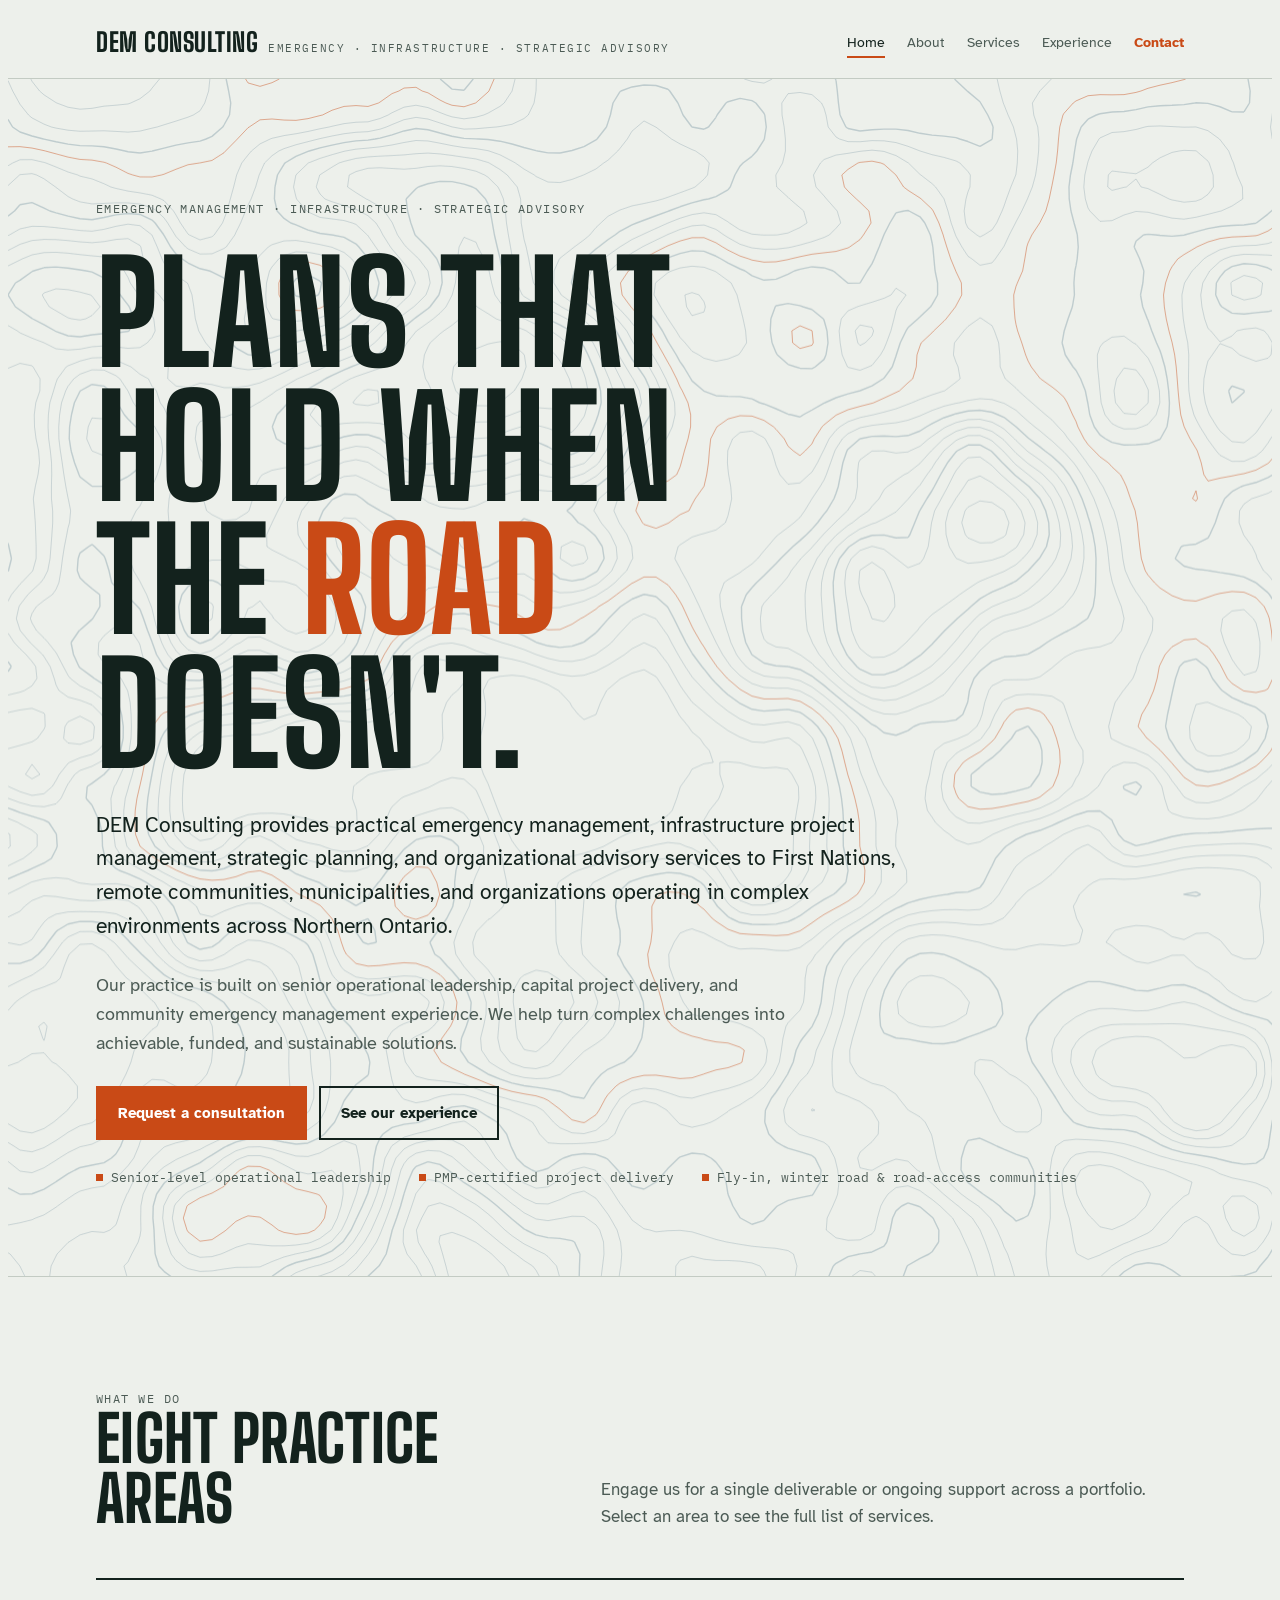
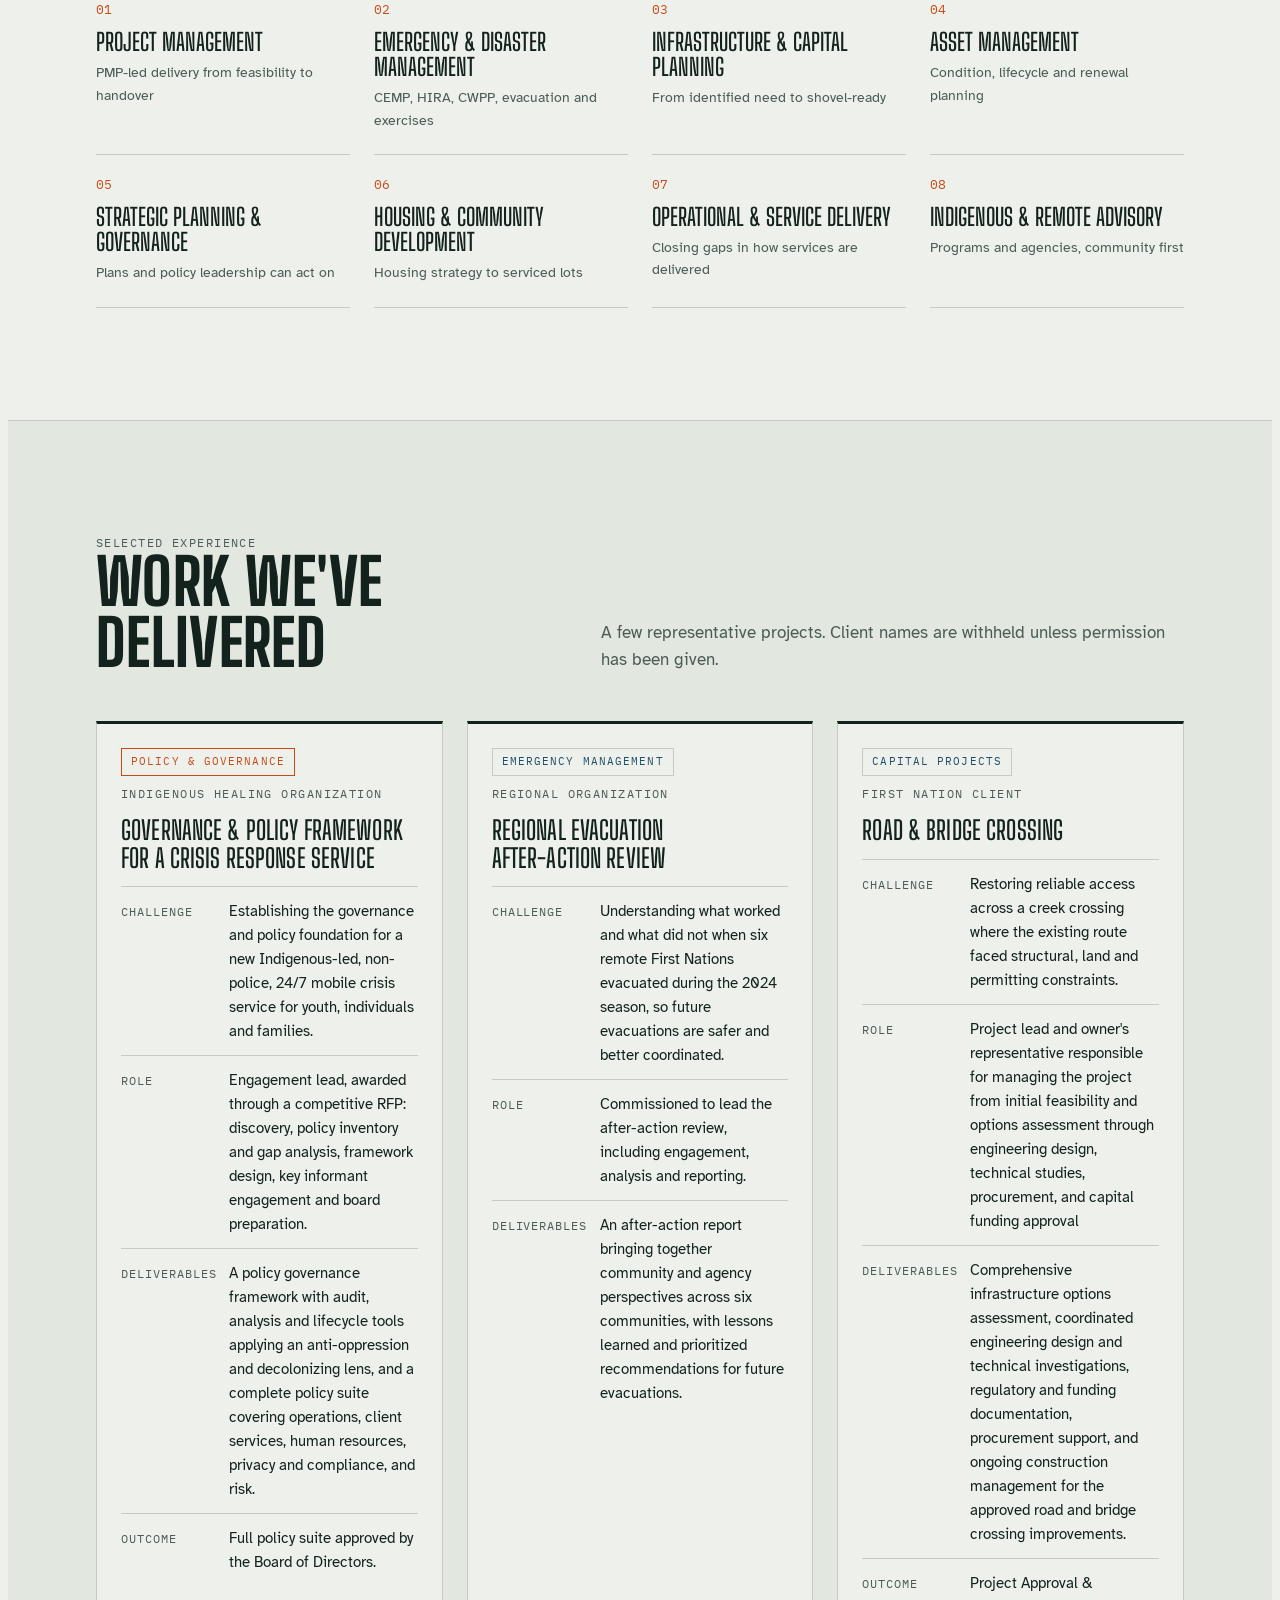
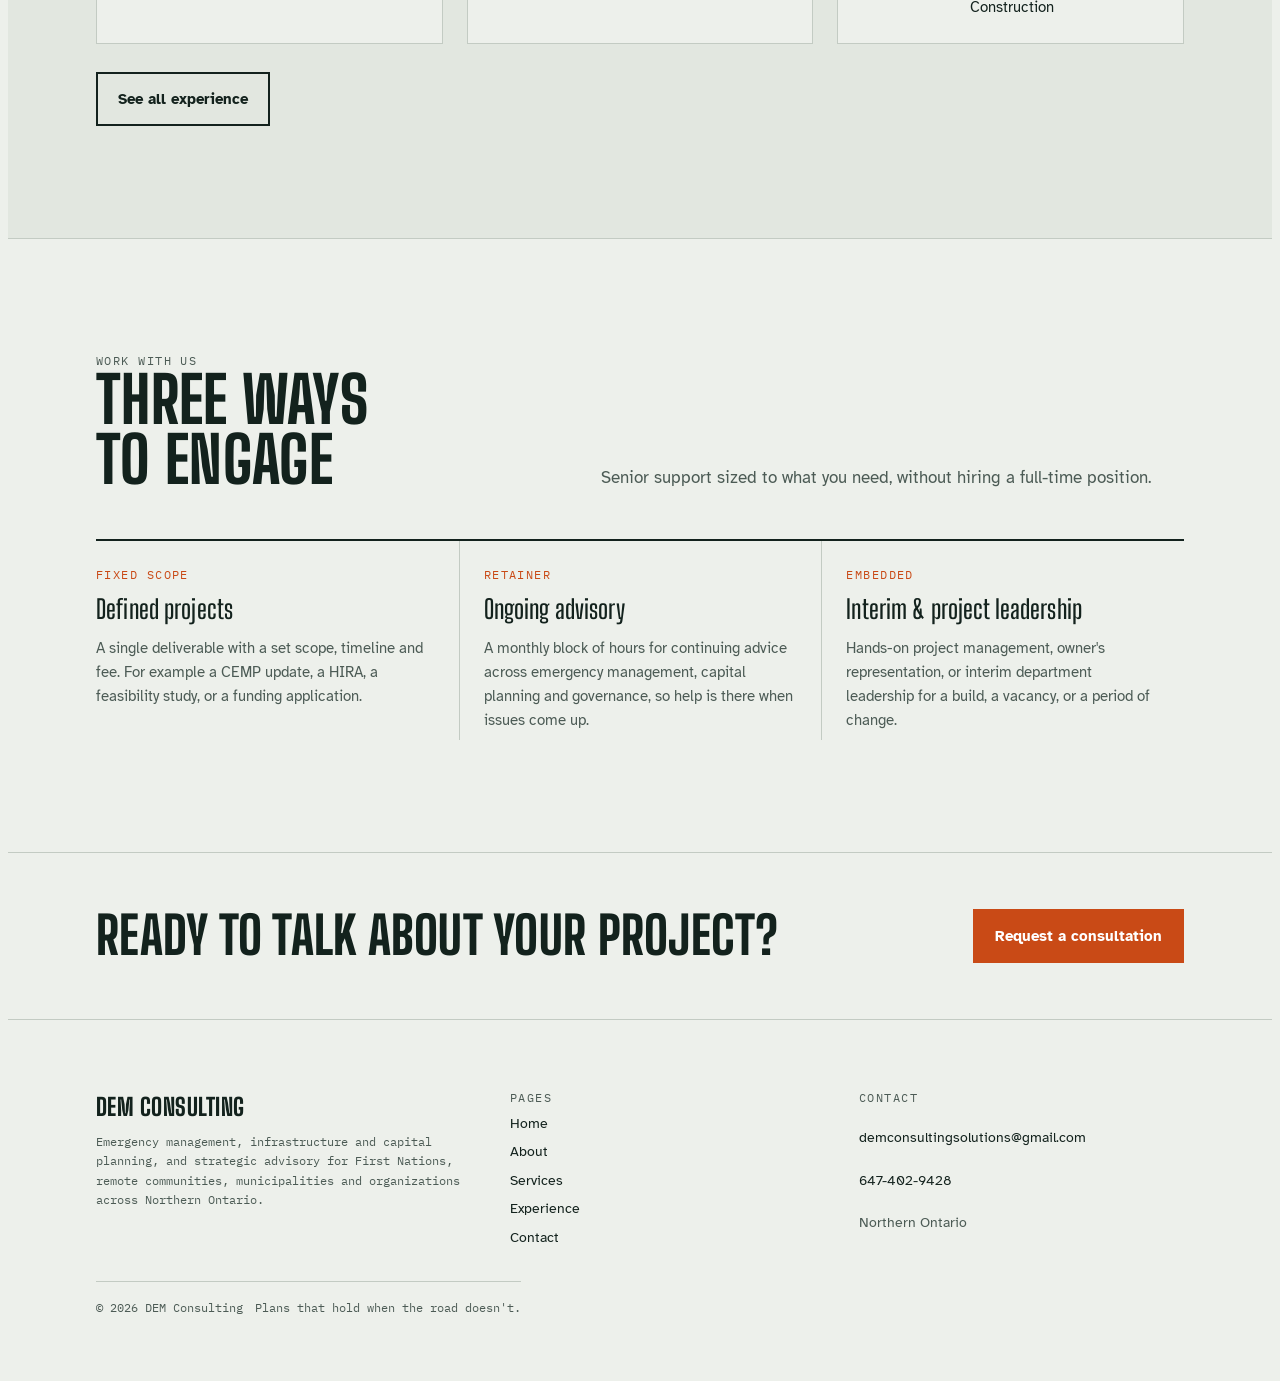
<file: index.html>
<!doctype html>
<html lang="en">
<head>
<meta charset="utf-8">
<meta name="viewport" content="width=device-width, initial-scale=1, viewport-fit=cover">
<title>DEM Consulting</title>
<meta name="description" content="DEM Consulting: emergency management, infrastructure and capital projects, strategic planning and advisory services for First Nations, remote communities and organizations in Northern Ontario.">
<link rel="preconnect" href="https://fonts.googleapis.com">
<link rel="preconnect" href="https://fonts.gstatic.com" crossorigin>
<link rel="stylesheet" href="https://fonts.googleapis.com/css2?family=Big+Shoulders+Display:wght@600;800&family=Atkinson+Hyperlegible:ital,wght@0,400;0,700;1,400&family=IBM+Plex+Mono:wght@400;500&display=swap">
<link rel="stylesheet" href="styles.css">
</head>
<body>
<header class="top">
  <div class="wrap">
    <a class="brand" href="index.html"><b>DEM CONSULTING</b><span>Emergency · Infrastructure · Strategic Advisory</span></a>
    <button class="menu-btn" id="menu-btn" type="button" aria-expanded="false" aria-controls="site-nav">Menu</button>
    <nav class="nav" id="site-nav" aria-label="Main">
      <a href="index.html" aria-current="page">Home</a>
      <a href="about.html">About</a>
      <a href="services.html">Services</a>
      <a href="experience.html">Experience</a>
      <a href="contact.html" class="cta">Contact</a>
    </nav>
  </div>
</header>

<main>
  <section class="hero" aria-labelledby="hero-title" style="padding:0">
    <canvas class="topo" aria-hidden="true"></canvas>
    <div class="wrap">
      <p class="eyebrow">Emergency management · Infrastructure · Strategic advisory</p>
      <h1 id="hero-title">Plans that hold when the <em>road</em> doesn't.</h1>
      <p class="lede">DEM Consulting provides practical emergency management, infrastructure project management, strategic planning, and organizational advisory services to First Nations, remote communities, municipalities, and organizations operating in complex environments across Northern Ontario.</p>
      <p class="lede sub-lede">Our practice is built on senior operational leadership, capital project delivery, and community emergency management experience. We help turn complex challenges into achievable, funded, and sustainable solutions.</p>
      <div class="actions">
        <a class="btn primary" href="contact.html">Request a consultation</a>
        <a class="btn" href="experience.html">See our experience</a>
      </div>
      <div class="hero-meta">
        <span>Senior-level operational leadership</span>
        <span>PMP-certified project delivery</span>
        <span>Fly-in, winter road &amp; road-access communities</span>
      </div>
    </div>
  </section>

  <section aria-labelledby="what-title">
    <div class="wrap">
      <div class="sec-head">
        <div><p class="eyebrow">What we do</p><h2 id="what-title">Eight practice areas</h2></div>
        <p>Engage us for a single deliverable or ongoing support across a portfolio. Select an area to see the full list of services.</p>
      </div>
      <div class="areas">
        <a class="area" href="services.html#project-management"><span class="code">01</span><b>Project Management</b><span>PMP-led delivery from feasibility to handover</span></a>
        <a class="area" href="services.html#emergency-management"><span class="code">02</span><b>Emergency &amp; Disaster Management</b><span>CEMP, HIRA, CWPP, evacuation and exercises</span></a>
        <a class="area" href="services.html#infrastructure"><span class="code">03</span><b>Infrastructure &amp; Capital Planning</b><span>From identified need to shovel-ready</span></a>
        <a class="area" href="services.html#asset-management"><span class="code">04</span><b>Asset Management</b><span>Condition, lifecycle and renewal planning</span></a>
        <a class="area" href="services.html#strategy-governance"><span class="code">05</span><b>Strategic Planning &amp; Governance</b><span>Plans and policy leadership can act on</span></a>
        <a class="area" href="services.html#housing"><span class="code">06</span><b>Housing &amp; Community Development</b><span>Housing strategy to serviced lots</span></a>
        <a class="area" href="services.html#operations"><span class="code">07</span><b>Operational &amp; Service Delivery</b><span>Closing gaps in how services are delivered</span></a>
        <a class="area" href="services.html#advisory"><span class="code">08</span><b>Indigenous &amp; Remote Advisory</b><span>Programs and agencies, community first</span></a>
      </div>
    </div>
  </section>

  <section class="cycle-band" aria-labelledby="featured-title">
    <div class="wrap">
      <div class="sec-head">
        <div><p class="eyebrow">Selected experience</p><h2 id="featured-title">Work we've delivered</h2></div>
        <p>A few representative projects. Client names are withheld unless permission has been given.</p>
      </div>
      <div class="cases three">
        <article class="case" data-area="policy">
          <div class="case-top"><span class="chip accent">Policy &amp; governance</span><span class="eyebrow">Indigenous healing organization</span></div>
          <h3>Governance &amp; policy framework for a crisis response service</h3>
          <dl>
            <div><dt>Challenge</dt><dd>Establishing the governance and policy foundation for a new Indigenous-led, non-police, 24/7 mobile crisis service for youth, individuals and families.</dd></div>
            <div><dt>Role</dt><dd>Engagement lead, awarded through a competitive RFP: discovery, policy inventory and gap analysis, framework design, key informant engagement and board preparation.</dd></div>
            <div><dt>Deliverables</dt><dd>A policy governance framework with audit, analysis and lifecycle tools applying an anti-oppression and decolonizing lens, and a complete policy suite covering operations, client services, human resources, privacy and compliance, and risk.</dd></div>
            <div><dt>Outcome</dt><dd>Full policy suite approved by the Board of Directors.</dd></div>
          </dl>
        </article>
        <article class="case" data-area="emergency">
          <div class="case-top"><span class="chip">Emergency management</span><span class="eyebrow">Regional organization</span></div>
          <h3>Regional evacuation after-action review</h3>
          <dl>
            <div><dt>Challenge</dt><dd>Understanding what worked and what did not when six remote First Nations evacuated during the 2024 season, so future evacuations are safer and better coordinated.</dd></div>
            <div><dt>Role</dt><dd>Commissioned to lead the after-action review, including engagement, analysis and reporting.</dd></div>
            <div><dt>Deliverables</dt><dd>An after-action report bringing together community and agency perspectives across six communities, with lessons learned and prioritized recommendations for future evacuations.</dd></div>
            </dl>
        </article>
        <article class="case" data-area="capital">
          <div class="case-top"><span class="chip">Capital projects</span><span class="eyebrow">First Nation client</span></div>
          <h3>Road &amp; bridge crossing </h3>
          <dl>
            <div><dt>Challenge</dt><dd>Restoring reliable access across a creek crossing where the existing route faced structural, land and permitting constraints.</dd></div>
            <div><dt>Role</dt><dd>Project lead and owner's representative responsible for managing the project from initial feasibility and options assessment through engineering design, technical studies, procurement, and capital funding approval</dd></div>
            <div><dt>Deliverables</dt><dd>Comprehensive infrastructure options assessment, coordinated engineering design and technical investigations, regulatory and funding documentation, procurement support, and ongoing construction management for the approved road and bridge crossing improvements.</dd></div>
            <div><dt>Outcome</dt><dd>Project Approval & Construction</dd></div>
            </dl>
        </article>
      </div>
      <div class="see-all"><a class="btn" href="experience.html">See all experience</a></div>
    </div>
  </section>

  <section aria-labelledby="engage-title">
    <div class="wrap">
      <div class="sec-head">
        <div><p class="eyebrow">Work with us</p><h2 id="engage-title">Three ways to engage</h2></div>
        <p>Senior support sized to what you need, without hiring a full-time position.</p>
      </div>
      <div class="models">
        <article class="model">
          <p class="eyebrow">Fixed scope</p>
          <h3>Defined projects</h3>
          <p>A single deliverable with a set scope, timeline and fee. For example a CEMP update, a HIRA, a feasibility study, or a funding application.</p>
        </article>
        <article class="model">
          <p class="eyebrow">Retainer</p>
          <h3>Ongoing advisory</h3>
          <p>A monthly block of hours for continuing advice across emergency management, capital planning and governance, so help is there when issues come up.</p>
        </article>
        <article class="model">
          <p class="eyebrow">Embedded</p>
          <h3>Interim &amp; project leadership</h3>
          <p>Hands-on project management, owner's representation, or interim department leadership for a build, a vacancy, or a period of change.</p>
        </article>
      </div>
    </div>
  </section>

  <section class="cta-band" aria-label="Request a consultation">
    <div class="wrap">
      <h2>Ready to talk about your project?</h2>
      <a class="btn primary" href="contact.html">Request a consultation</a>
    </div>
  </section>
</main>

<footer>
  <div class="wrap">
    <div class="foot-grid">
      <div><b>DEM CONSULTING</b><p>Emergency management, infrastructure and capital planning, and strategic advisory for First Nations, remote communities, municipalities and organizations across Northern Ontario.</p></div>
      <nav class="foot-nav" aria-label="Footer"><span class="eyebrow">Pages</span><a href="index.html">Home</a><a href="about.html">About</a><a href="services.html">Services</a><a href="experience.html">Experience</a><a href="contact.html">Contact</a></nav>
      <div class="foot-contact"><span class="eyebrow">Contact</span><a href="mailto:demconsultingsolutions@gmail.com">demconsultingsolutions@gmail.com</a><a href="tel:+16474029428">647-402-9428</a><span>Northern Ontario</span></div>
    </div>
    <div class="foot-base"><span>© 2026 DEM Consulting</span><span>Plans that hold when the road doesn't.</span></div>
  </div>
</footer>
<script src="site.js"></script>
</body>
</html>
</file>
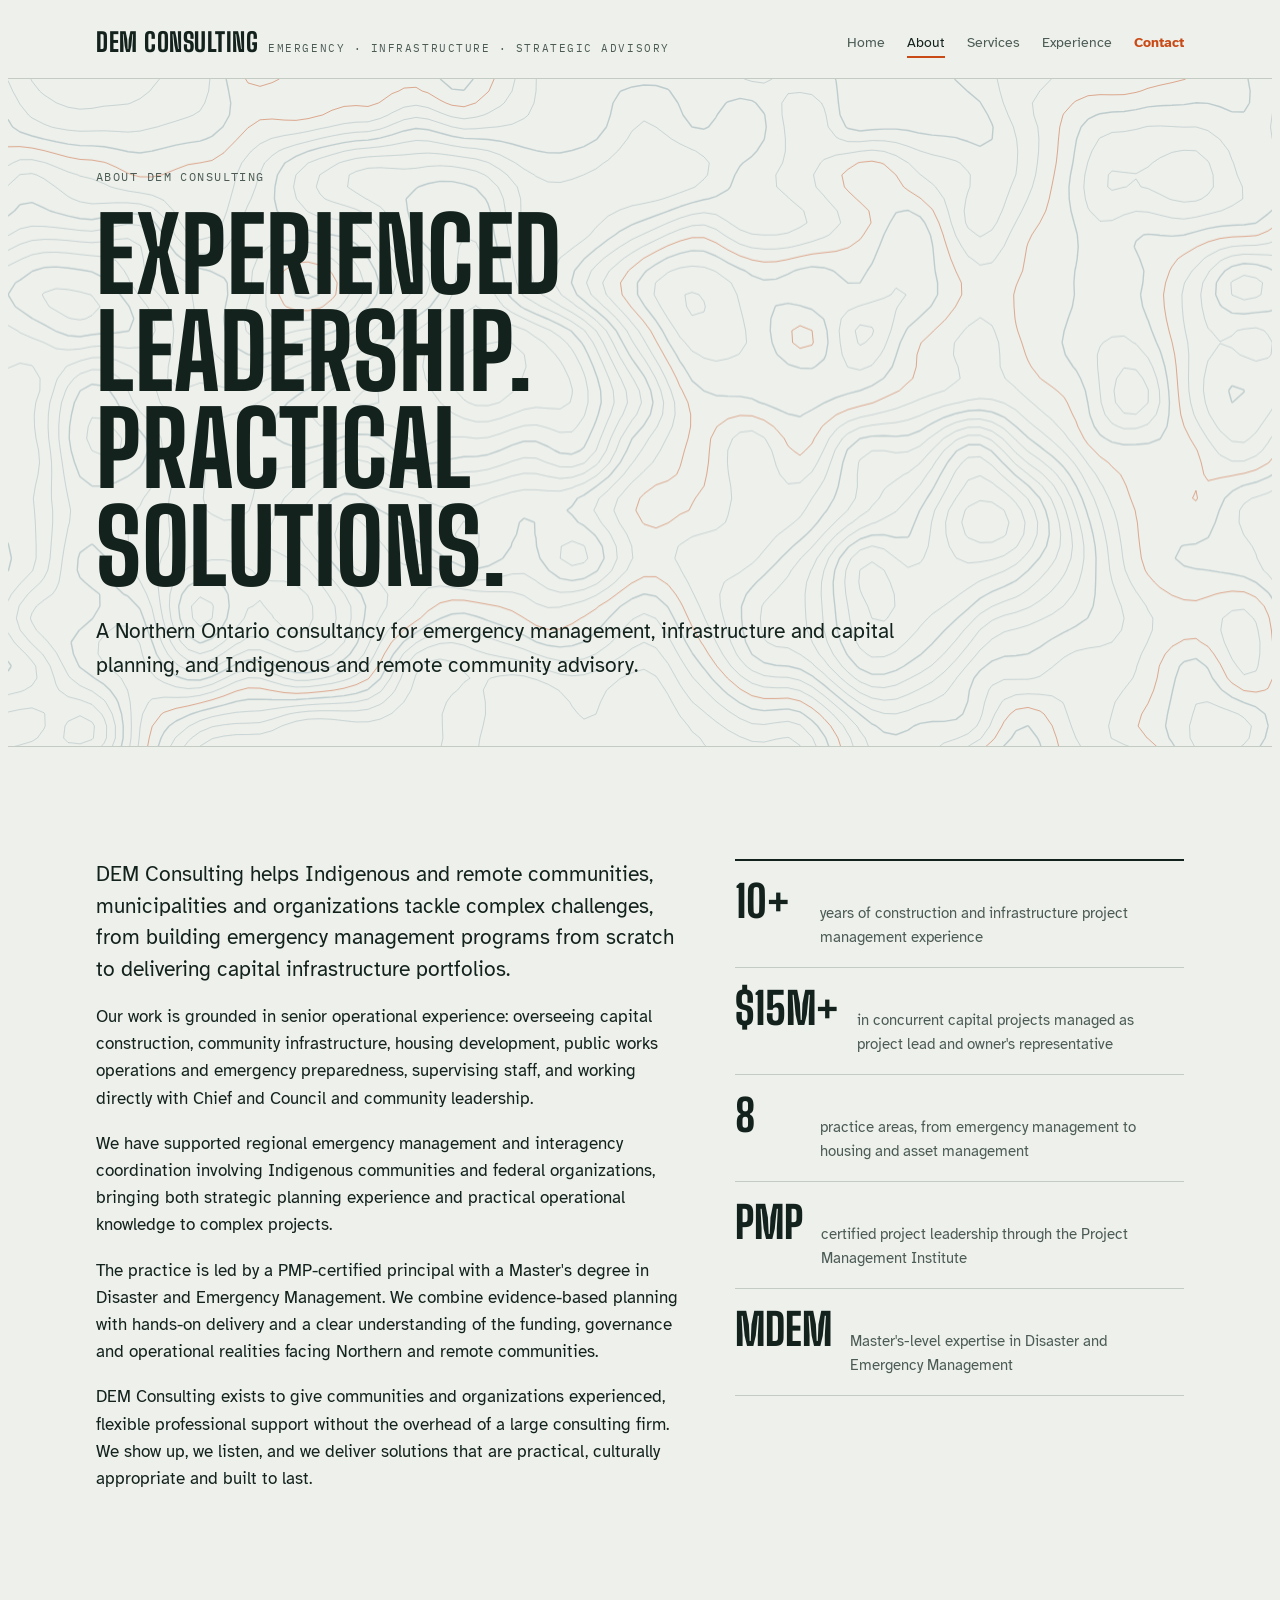
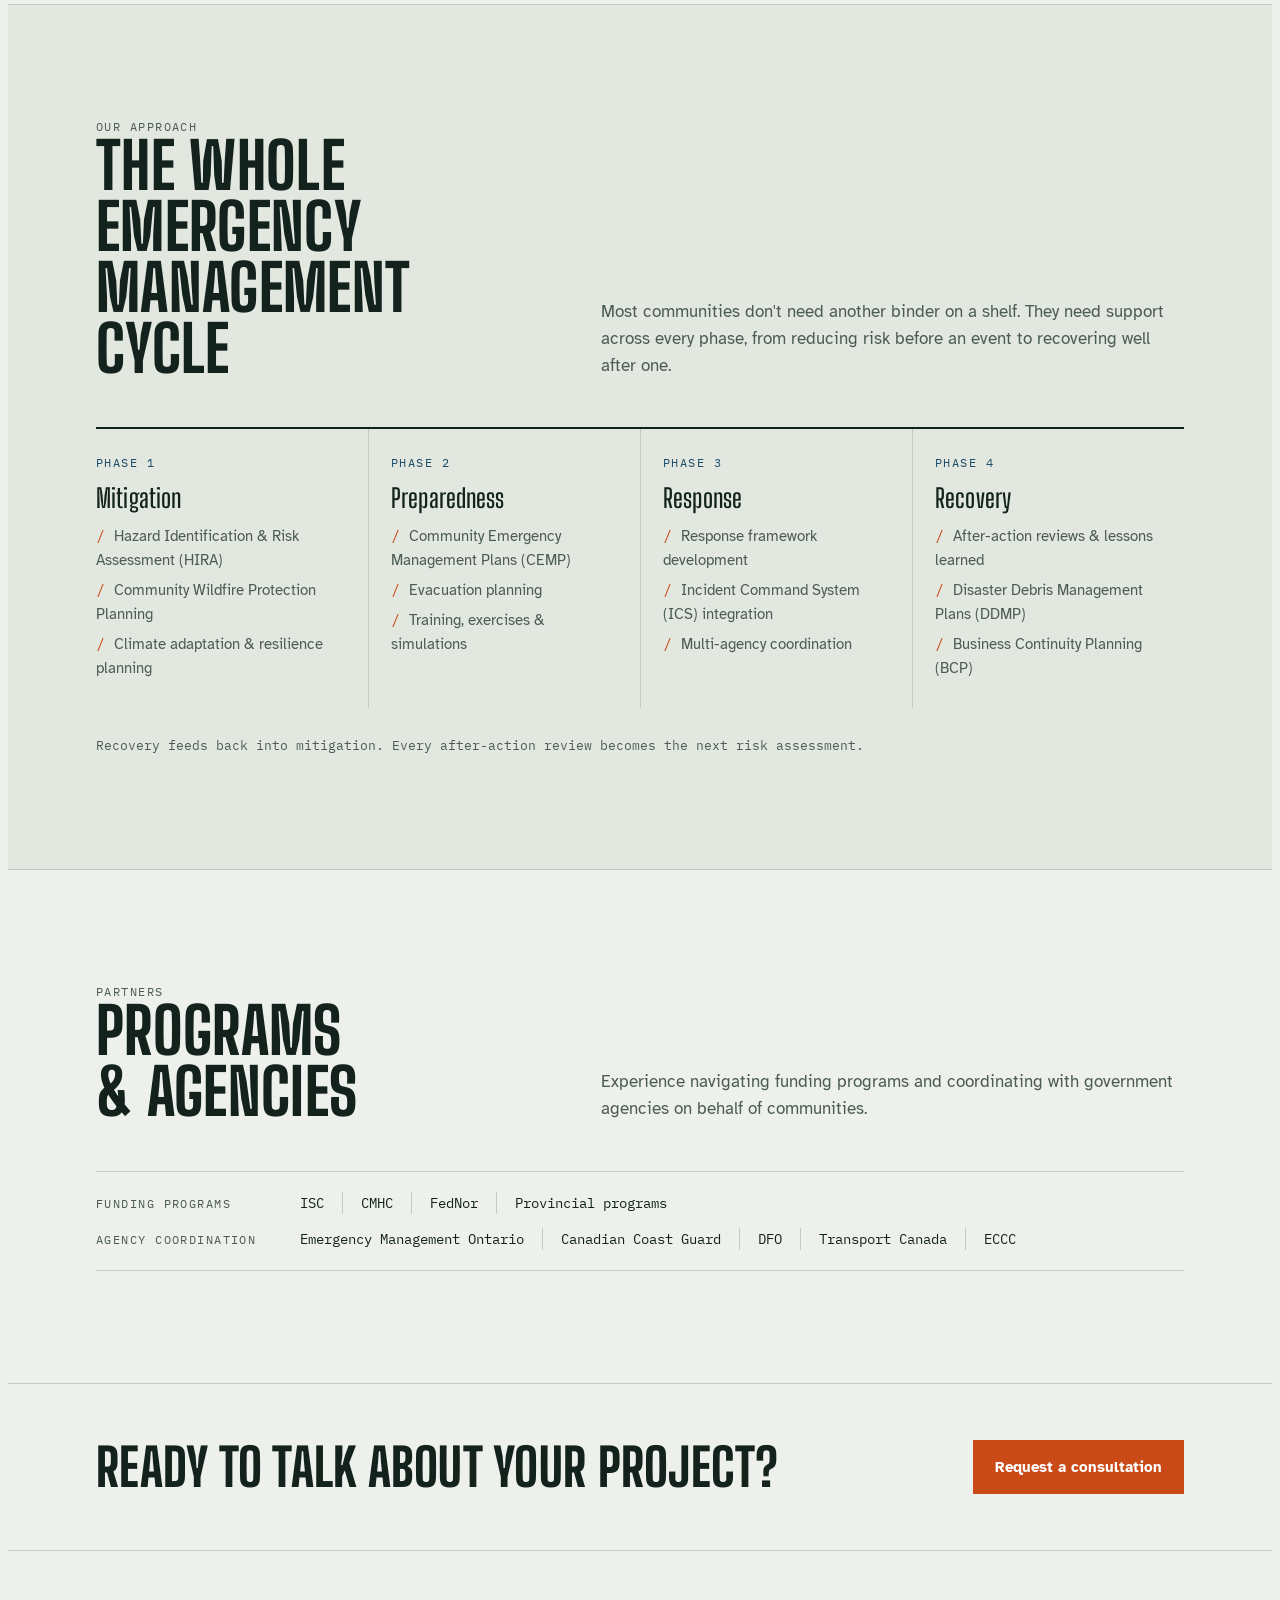
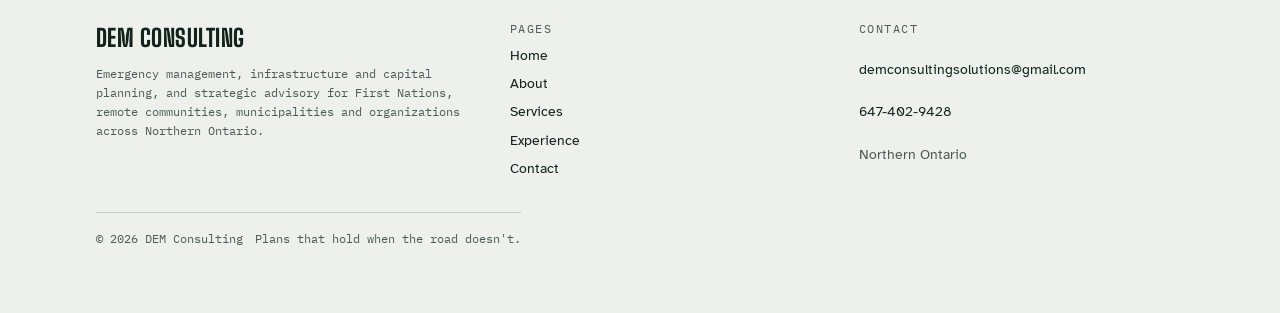
<file: about.html>
<!doctype html>
<html lang="en">
<head>
<meta charset="utf-8">
<meta name="viewport" content="width=device-width, initial-scale=1, viewport-fit=cover">
<title>About · DEM Consulting</title>
<meta name="description" content="About DEM Consulting, a Northern Ontario consultancy for emergency management, infrastructure and capital planning, and Indigenous and remote community advisory.">
<link rel="preconnect" href="https://fonts.googleapis.com">
<link rel="preconnect" href="https://fonts.gstatic.com" crossorigin>
<link rel="stylesheet" href="https://fonts.googleapis.com/css2?family=Big+Shoulders+Display:wght@600;800&family=Atkinson+Hyperlegible:ital,wght@0,400;0,700;1,400&family=IBM+Plex+Mono:wght@400;500&display=swap">
<link rel="stylesheet" href="styles.css">
</head>
<body>
<header class="top">
  <div class="wrap">
    <a class="brand" href="index.html"><b>DEM CONSULTING</b><span>Emergency · Infrastructure · Strategic Advisory</span></a>
    <button class="menu-btn" id="menu-btn" type="button" aria-expanded="false" aria-controls="site-nav">Menu</button>
    <nav class="nav" id="site-nav" aria-label="Main">
      <a href="index.html">Home</a>
      <a href="about.html" aria-current="page">About</a>
      <a href="services.html">Services</a>
      <a href="experience.html">Experience</a>
      <a href="contact.html" class="cta">Contact</a>
    </nav>
  </div>
</header>

<main>
  <section class="hero page-hero" style="padding:0">
    <canvas class="topo" aria-hidden="true"></canvas>
    <div class="wrap">
      <p class="eyebrow">About DEM Consulting</p>
      <h1>Experienced leadership. Practical solutions.</h1>
      <p class="lede">A Northern Ontario consultancy for emergency management, infrastructure and capital planning, and Indigenous and remote community advisory.</p>
    </div>
  </section>

  <section aria-label="About DEM Consulting">
    <div class="wrap">
      <div class="about">
        <div class="prose">
          <p>DEM Consulting helps Indigenous and remote communities, municipalities and organizations tackle complex challenges, from building emergency management programs from scratch to delivering capital infrastructure portfolios.</p>
          <p>Our work is grounded in senior operational experience: overseeing capital construction, community infrastructure, housing development, public works operations and emergency preparedness, supervising staff, and working directly with Chief and Council and community leadership.</p>
          <p>We have supported regional emergency management and interagency coordination involving Indigenous communities and federal organizations, bringing both strategic planning experience and practical operational knowledge to complex projects.</p>
          <p>The practice is led by a PMP-certified principal with a Master's degree in Disaster and Emergency Management. We combine evidence-based planning with hands-on delivery and a clear understanding of the funding, governance and operational realities facing Northern and remote communities.</p>
          <p>DEM Consulting exists to give communities and organizations experienced, flexible professional support without the overhead of a large consulting firm. We show up, we listen, and we deliver solutions that are practical, culturally appropriate and built to last.</p>
        </div>
        <div class="facts" role="list">
          <div class="fact" role="listitem"><b>10+</b><span>years of construction and infrastructure project management experience</span></div>
          <div class="fact" role="listitem"><b>$15M+</b><span>in concurrent capital projects managed as project lead and owner's representative</span></div>
          <div class="fact" role="listitem"><b>8</b><span>practice areas, from emergency management to housing and asset management</span></div>
          <div class="fact" role="listitem"><b>PMP</b><span>certified project leadership through the Project Management Institute</span></div>
          <div class="fact" role="listitem"><b>MDEM</b><span>Master's-level expertise in Disaster and Emergency Management</span></div>
        </div>
      </div>
    </div>
  </section>

  <section class="cycle-band" aria-labelledby="approach-title">
    <div class="wrap">
      <div class="sec-head">
        <div><p class="eyebrow">Our approach</p><h2 id="approach-title">The whole emergency management cycle</h2></div>
        <p>Most communities don't need another binder on a shelf. They need support across every phase, from reducing risk before an event to recovering well after one.</p>
      </div>
      <div class="cycle">
        <div class="phase"><p class="eyebrow">Phase 1</p><h3>Mitigation</h3><ul><li>Hazard Identification &amp; Risk Assessment (HIRA)</li><li>Community Wildfire Protection Planning</li><li>Climate adaptation &amp; resilience planning</li></ul></div>
        <div class="phase"><p class="eyebrow">Phase 2</p><h3>Preparedness</h3><ul><li>Community Emergency Management Plans (CEMP)</li><li>Evacuation planning</li><li>Training, exercises &amp; simulations</li></ul></div>
        <div class="phase"><p class="eyebrow">Phase 3</p><h3>Response</h3><ul><li>Response framework development</li><li>Incident Command System (ICS) integration</li><li>Multi-agency coordination</li></ul></div>
        <div class="phase"><p class="eyebrow">Phase 4</p><h3>Recovery</h3><ul><li>After-action reviews &amp; lessons learned</li><li>Disaster Debris Management Plans (DDMP)</li><li>Business Continuity Planning (BCP)</li></ul></div>
      </div>
      <p class="cycle-note">Recovery feeds back into mitigation. Every after-action review becomes the next risk assessment.</p>
    </div>
  </section>

  <section aria-labelledby="agencies-title">
    <div class="wrap">
      <div class="sec-head">
        <div><p class="eyebrow">Partners</p><h2 id="agencies-title">Programs &amp; agencies</h2></div>
        <p>Experience navigating funding programs and coordinating with government agencies on behalf of communities.</p>
      </div>
      <div class="agencies">
        <div class="agency-group"><span class="eyebrow">Funding programs</span><p><span class="a">ISC</span><span class="a">CMHC</span><span class="a">FedNor</span><span class="a">Provincial programs</span></p></div>
        <div class="agency-group"><span class="eyebrow">Agency coordination</span><p><span class="a">Emergency Management Ontario</span><span class="a">Canadian Coast Guard</span><span class="a">DFO</span><span class="a">Transport Canada</span><span class="a">ECCC</span></p></div>
      </div>
    </div>
  </section>

  <section class="cta-band" aria-label="Request a consultation">
    <div class="wrap">
      <h2>Ready to talk about your project?</h2>
      <a class="btn primary" href="contact.html">Request a consultation</a>
    </div>
  </section>
</main>

<footer>
  <div class="wrap">
    <div class="foot-grid">
      <div><b>DEM CONSULTING</b><p>Emergency management, infrastructure and capital planning, and strategic advisory for First Nations, remote communities, municipalities and organizations across Northern Ontario.</p></div>
      <nav class="foot-nav" aria-label="Footer"><span class="eyebrow">Pages</span><a href="index.html">Home</a><a href="about.html">About</a><a href="services.html">Services</a><a href="experience.html">Experience</a><a href="contact.html">Contact</a></nav>
      <div class="foot-contact"><span class="eyebrow">Contact</span><a href="mailto:demconsultingsolutions@gmail.com">demconsultingsolutions@gmail.com</a><a href="tel:+16474029428">647-402-9428</a><span>Northern Ontario</span></div>
    </div>
    <div class="foot-base"><span>© 2026 DEM Consulting</span><span>Plans that hold when the road doesn't.</span></div>
  </div>
</footer>
<script src="site.js"></script>
</body>
</html>
</file>
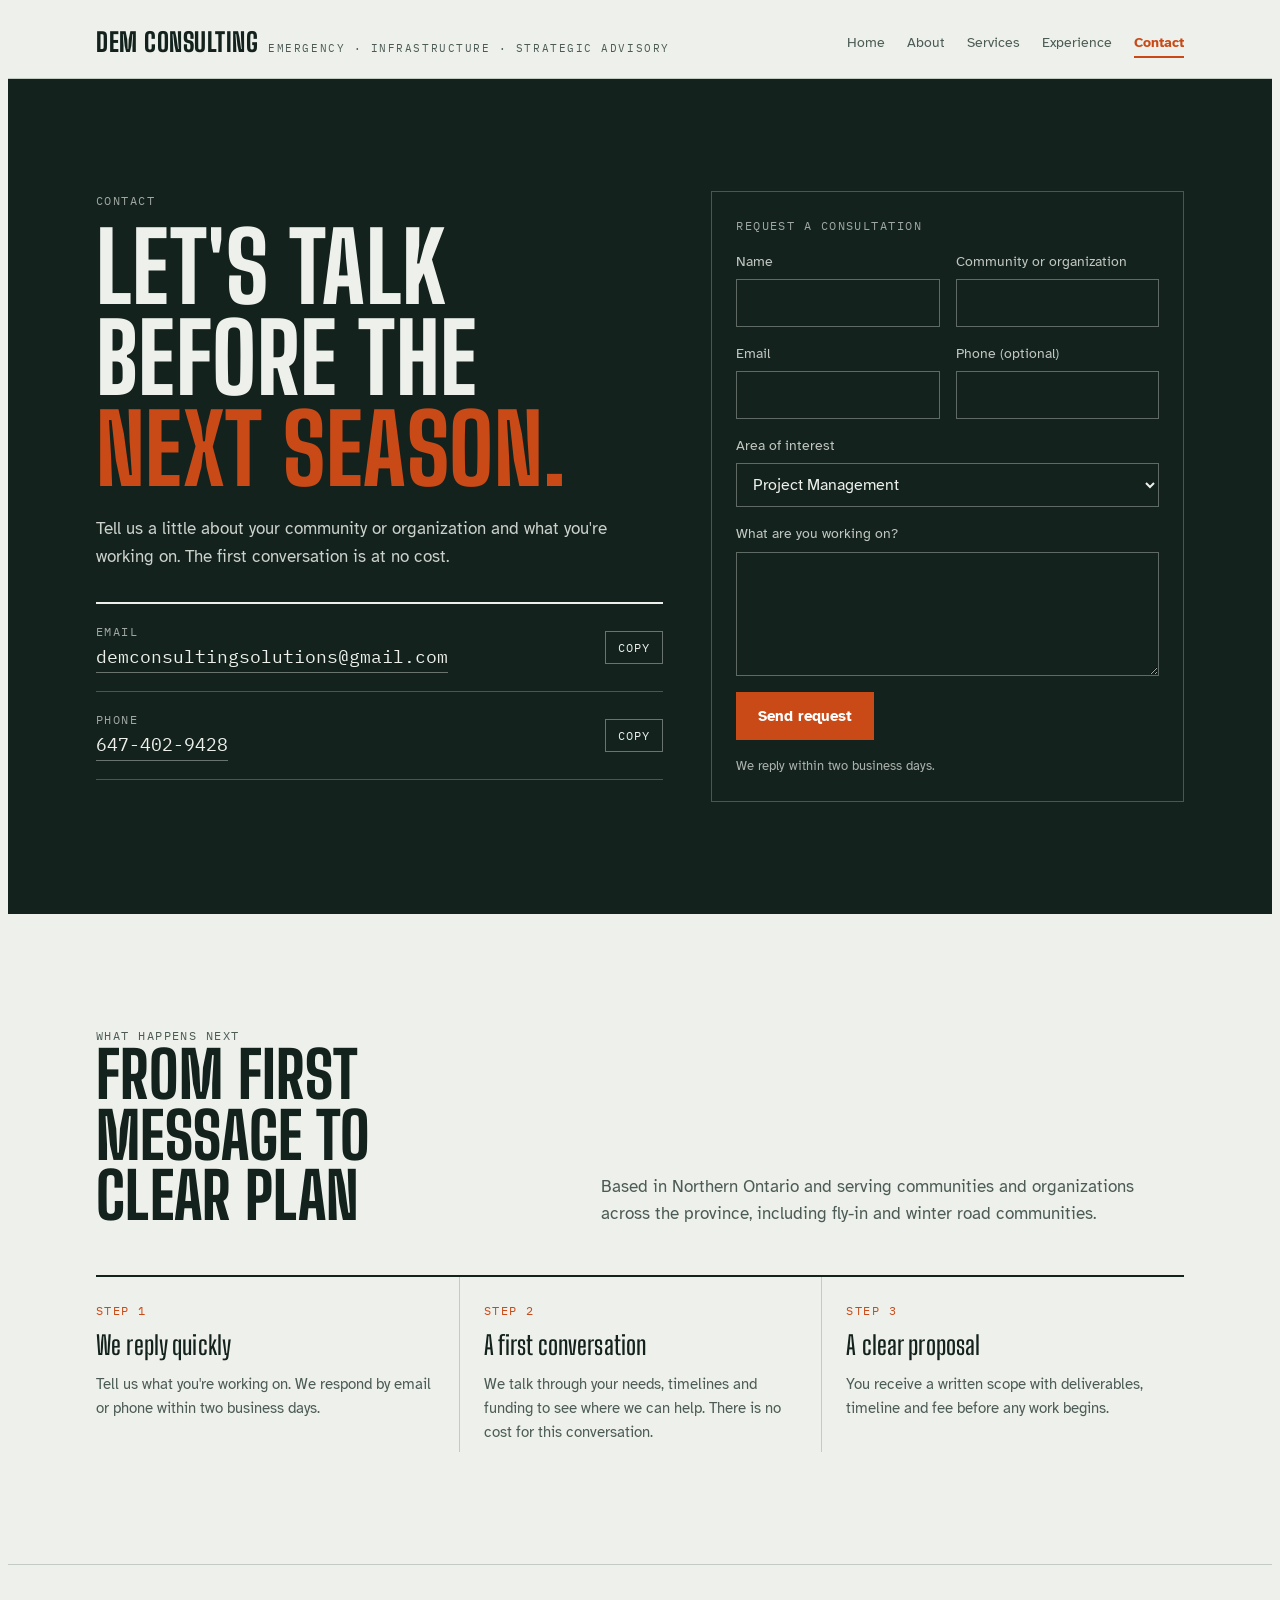
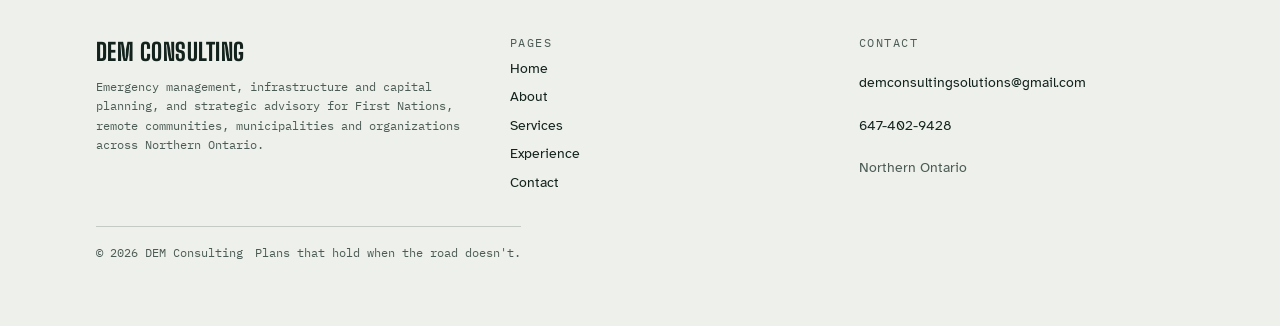
<file: contact.html>
<!doctype html>
<html lang="en">
<head>
<meta charset="utf-8">
<meta name="viewport" content="width=device-width, initial-scale=1, viewport-fit=cover">
<title>Contact · DEM Consulting</title>
<meta name="description" content="Request a consultation with DEM Consulting. Email demconsultingsolutions@gmail.com or call 647-402-9428.">
<link rel="preconnect" href="https://fonts.googleapis.com">
<link rel="preconnect" href="https://fonts.gstatic.com" crossorigin>
<link rel="stylesheet" href="https://fonts.googleapis.com/css2?family=Big+Shoulders+Display:wght@600;800&family=Atkinson+Hyperlegible:ital,wght@0,400;0,700;1,400&family=IBM+Plex+Mono:wght@400;500&display=swap">
<link rel="stylesheet" href="styles.css">
</head>
<body>
<header class="top">
  <div class="wrap">
    <a class="brand" href="index.html"><b>DEM CONSULTING</b><span>Emergency · Infrastructure · Strategic Advisory</span></a>
    <button class="menu-btn" id="menu-btn" type="button" aria-expanded="false" aria-controls="site-nav">Menu</button>
    <nav class="nav" id="site-nav" aria-label="Main">
      <a href="index.html">Home</a>
      <a href="about.html">About</a>
      <a href="services.html">Services</a>
      <a href="experience.html">Experience</a>
      <a href="contact.html" class="cta" aria-current="page">Contact</a>
    </nav>
  </div>
</header>

<main>
  <section id="contact" class="contact" aria-labelledby="contact-title">
    <div class="wrap">
      <div class="contact-grid">
        <div>
          <p class="eyebrow">Contact</p>
          <h2 id="contact-title" style="margin-top:12px">Let's talk before the <em>next season.</em></h2>
          <p class="sub">Tell us a little about your community or organization and what you're working on. The first conversation is at no cost.</p>
          <div class="lines">
            <div class="line">
              <div class="who"><span class="eyebrow">Email</span><a class="val" id="email" href="mailto:demconsultingsolutions@gmail.com">demconsultingsolutions@gmail.com</a></div>
              <button class="copy" type="button" id="copy-email" data-target="email">Copy</button>
            </div>
            <div class="line">
              <div class="who"><span class="eyebrow">Phone</span><a class="val" id="phone" href="tel:+16474029428">647-402-9428</a></div>
              <button class="copy" type="button" id="copy-phone" data-target="phone">Copy</button>
            </div>
          </div>
        </div>

        <form class="consult" id="consult-form" novalidate>
          <p class="eyebrow">Request a consultation</p>
          <div class="field-row">
            <label for="f-name">Name<input id="f-name" name="name" type="text" autocomplete="name" required></label>
            <label for="f-org">Community or organization<input id="f-org" name="org" type="text" autocomplete="organization"></label>
          </div>
          <div class="field-row">
            <label for="f-email">Email<input id="f-email" name="email" type="email" autocomplete="email" required></label>
            <label for="f-phone">Phone (optional)<input id="f-phone" name="phone" type="tel" autocomplete="tel"></label>
          </div>
          <label for="f-area">Area of interest
            <select id="f-area" name="area">
              <option>Project Management</option>
              <option>Emergency &amp; Disaster Management</option>
              <option>Infrastructure &amp; Capital Planning</option>
              <option>Asset Management</option>
              <option>Strategic Planning &amp; Governance</option>
              <option>Housing &amp; Community Development</option>
              <option>Operational &amp; Service Delivery Improvement</option>
              <option>Indigenous &amp; Remote Community Advisory</option>
              <option>Not sure yet</option>
            </select>
          </label>
          <label for="f-msg">What are you working on?<textarea id="f-msg" name="message" rows="4" required></textarea></label>
          <label class="hp" for="f-bot" aria-hidden="true">Leave this unchecked<input id="f-bot" type="checkbox" name="botcheck" tabindex="-1"></label>
          <button class="btn primary" type="submit">Send request</button>
          <p class="form-note" id="form-note" role="status">We reply within two business days.</p>
        </form>
      </div>
    </div>
  </section>

  <section aria-labelledby="next-title">
    <div class="wrap">
      <div class="sec-head">
        <div><p class="eyebrow">What happens next</p><h2 id="next-title">From first message to clear plan</h2></div>
        <p>Based in Northern Ontario and serving communities and organizations across the province, including fly-in and winter road communities.</p>
      </div>
      <div class="models">
        <article class="model"><p class="eyebrow">Step 1</p><h3>We reply quickly</h3><p>Tell us what you're working on. We respond by email or phone within two business days.</p></article>
        <article class="model"><p class="eyebrow">Step 2</p><h3>A first conversation</h3><p>We talk through your needs, timelines and funding to see where we can help. There is no cost for this conversation.</p></article>
        <article class="model"><p class="eyebrow">Step 3</p><h3>A clear proposal</h3><p>You receive a written scope with deliverables, timeline and fee before any work begins.</p></article>
      </div>
    </div>
  </section>
</main>

<footer>
  <div class="wrap">
    <div class="foot-grid">
      <div><b>DEM CONSULTING</b><p>Emergency management, infrastructure and capital planning, and strategic advisory for First Nations, remote communities, municipalities and organizations across Northern Ontario.</p></div>
      <nav class="foot-nav" aria-label="Footer"><span class="eyebrow">Pages</span><a href="index.html">Home</a><a href="about.html">About</a><a href="services.html">Services</a><a href="experience.html">Experience</a><a href="contact.html">Contact</a></nav>
      <div class="foot-contact"><span class="eyebrow">Contact</span><a href="mailto:demconsultingsolutions@gmail.com">demconsultingsolutions@gmail.com</a><a href="tel:+16474029428">647-402-9428</a><span>Northern Ontario</span></div>
    </div>
    <div class="foot-base"><span>© 2026 DEM Consulting</span><span>Plans that hold when the road doesn't.</span></div>
  </div>
</footer>
<script src="site.js"></script>
</body>
</html>
</file>
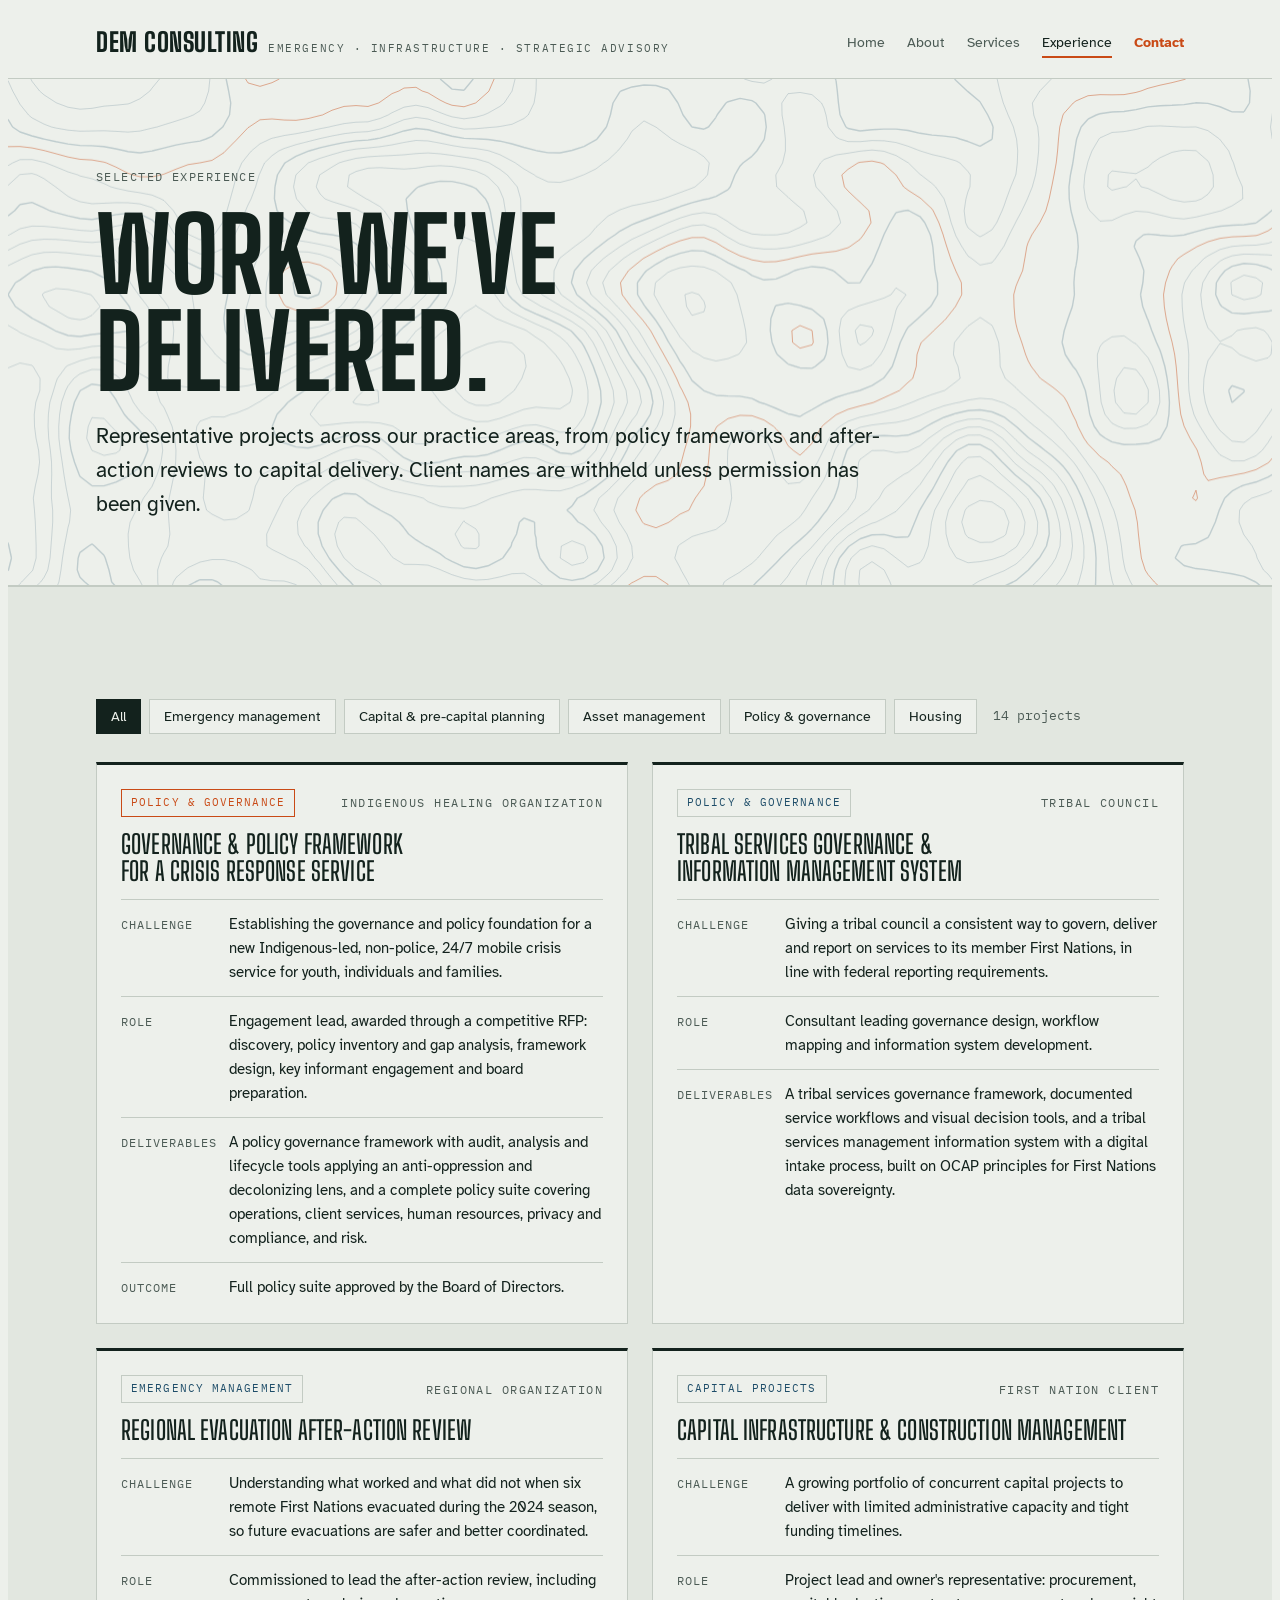
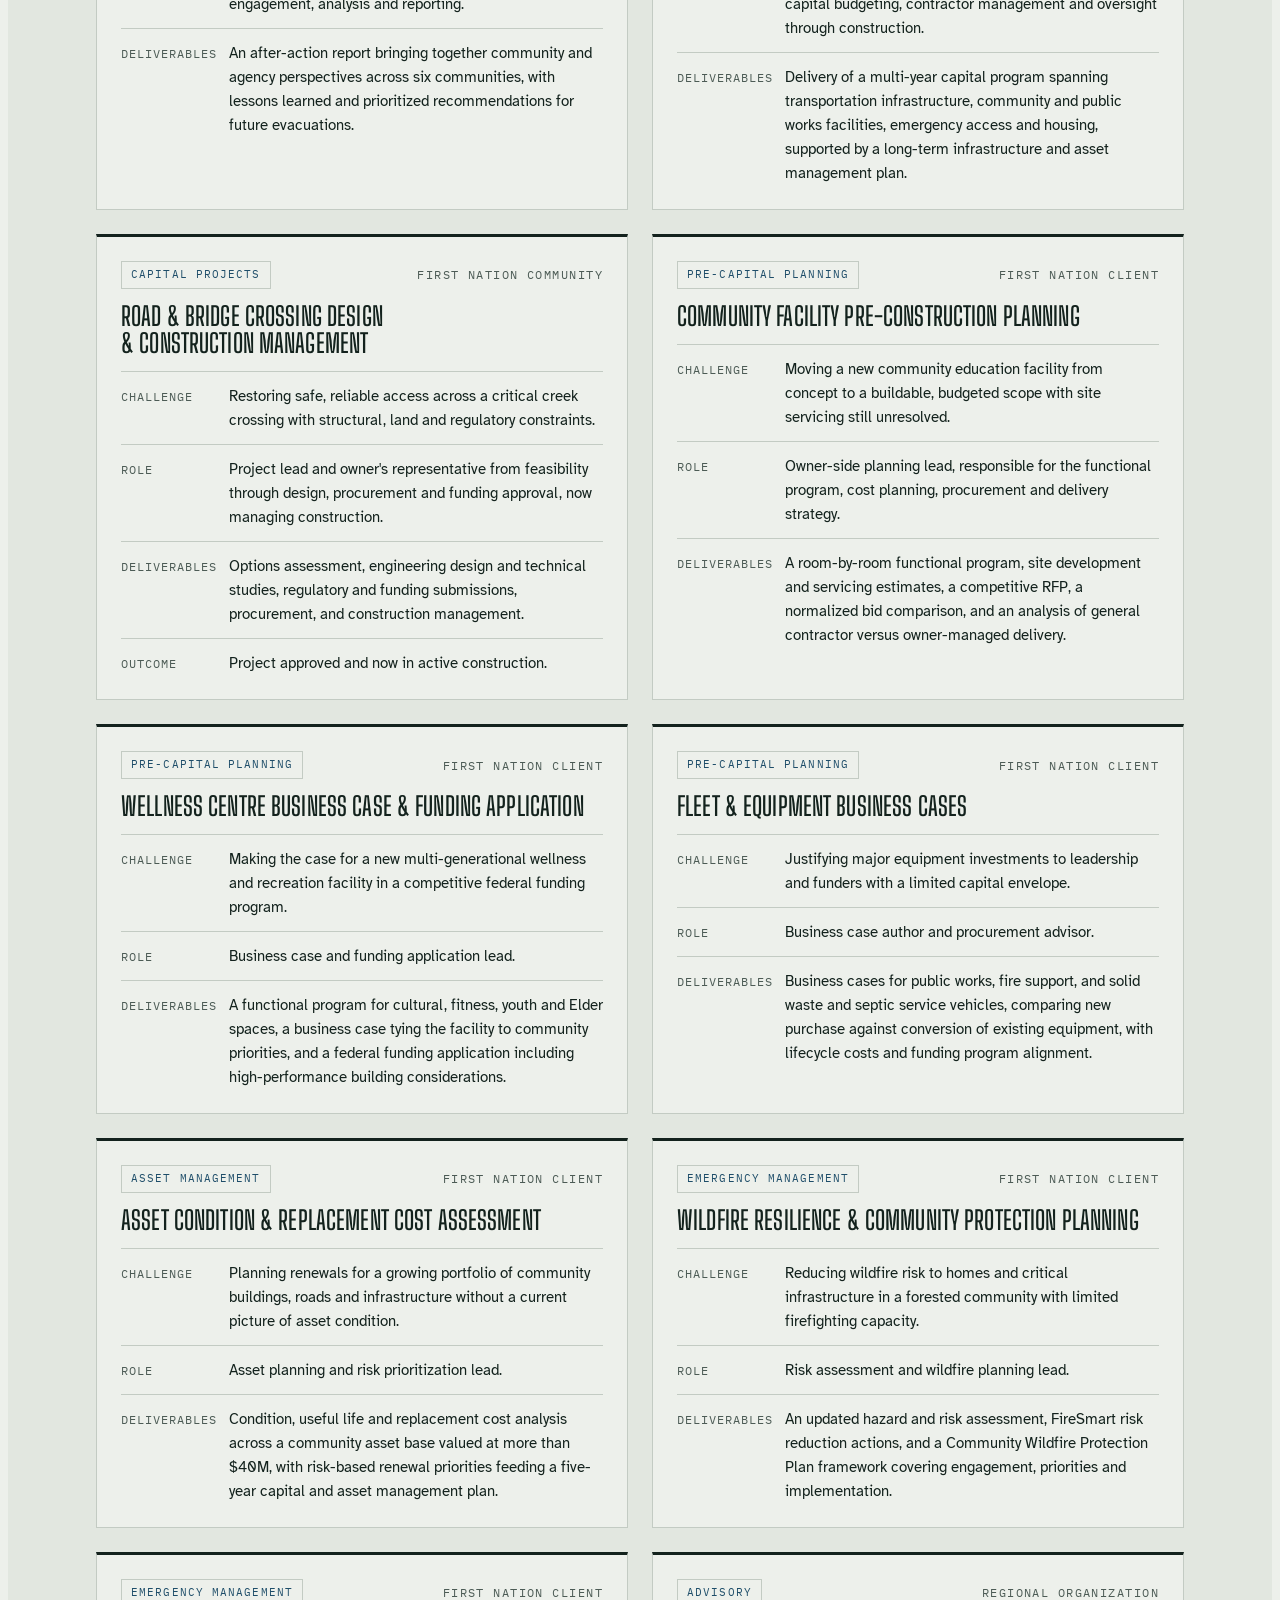
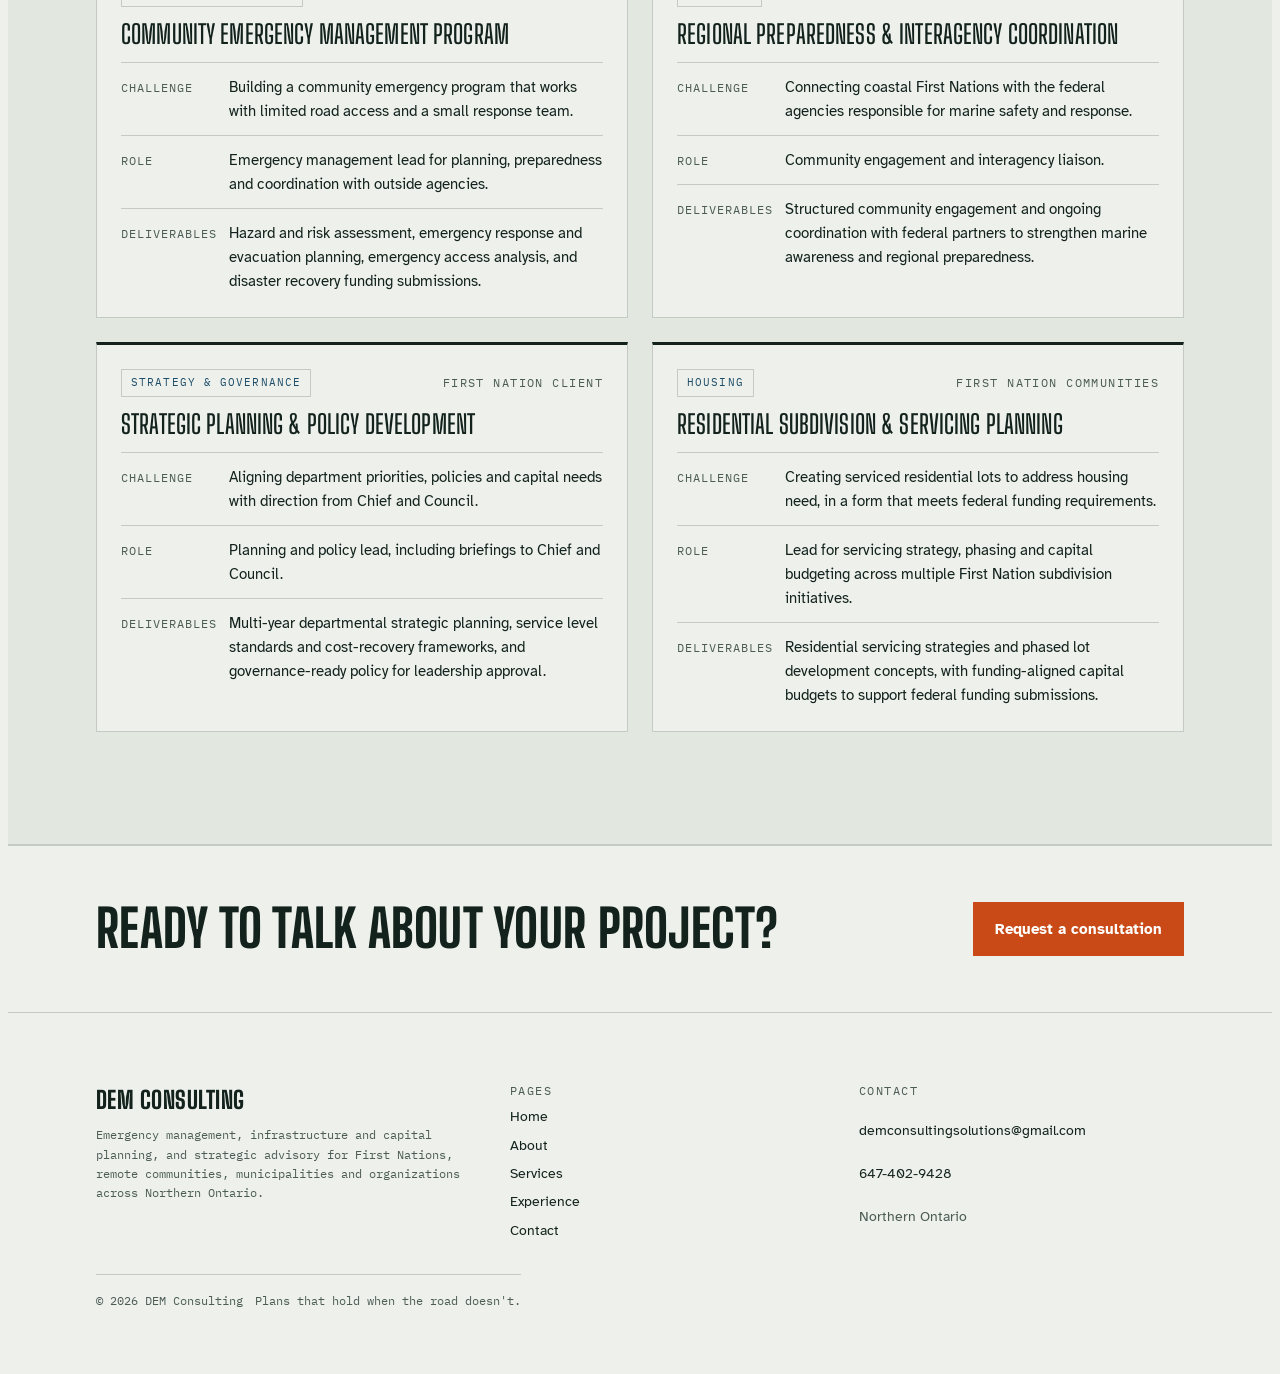
<file: experience.html>
<!doctype html>
<html lang="en">
<head>
<meta charset="utf-8">
<meta name="viewport" content="width=device-width, initial-scale=1, viewport-fit=cover">
<title>Experience · DEM Consulting</title>
<meta name="description" content="Selected DEM Consulting experience in emergency management, capital projects, asset management, policy and governance, and housing.">
<link rel="preconnect" href="https://fonts.googleapis.com">
<link rel="preconnect" href="https://fonts.gstatic.com" crossorigin>
<link rel="stylesheet" href="https://fonts.googleapis.com/css2?family=Big+Shoulders+Display:wght@600;800&family=Atkinson+Hyperlegible:ital,wght@0,400;0,700;1,400&family=IBM+Plex+Mono:wght@400;500&display=swap">
<link rel="stylesheet" href="styles.css">
</head>
<body>
<header class="top">
  <div class="wrap">
    <a class="brand" href="index.html"><b>DEM CONSULTING</b><span>Emergency · Infrastructure · Strategic Advisory</span></a>
    <button class="menu-btn" id="menu-btn" type="button" aria-expanded="false" aria-controls="site-nav">Menu</button>
    <nav class="nav" id="site-nav" aria-label="Main">
      <a href="index.html">Home</a>
      <a href="about.html">About</a>
      <a href="services.html">Services</a>
      <a href="experience.html" aria-current="page">Experience</a>
      <a href="contact.html" class="cta">Contact</a>
    </nav>
  </div>
</header>

<main>
  <section class="hero page-hero" style="padding:0">
    <canvas class="topo" aria-hidden="true"></canvas>
    <div class="wrap">
      <p class="eyebrow">Selected experience</p>
      <h1>Work we've delivered.</h1>
      <p class="lede">Representative projects across our practice areas, from policy frameworks and after-action reviews to capital delivery. Client names are withheld unless permission has been given.</p>
    </div>
  </section>

  <section class="cycle-band" aria-label="Case studies">
    <div class="wrap">
      <div class="filters" role="group" aria-label="Filter by practice area"><button class="filter" type="button" data-filter="all" aria-pressed="true">All</button><button class="filter" type="button" data-filter="emergency" aria-pressed="false">Emergency management</button><button class="filter" type="button" data-filter="capital" aria-pressed="false">Capital &amp; pre-capital planning</button><button class="filter" type="button" data-filter="asset" aria-pressed="false">Asset management</button><button class="filter" type="button" data-filter="policy" aria-pressed="false">Policy &amp; governance</button><button class="filter" type="button" data-filter="housing" aria-pressed="false">Housing</button><span class="filter-count" id="filter-count" aria-live="polite">14 projects</span></div>
      <div class="cases" id="case-list">
        <article class="case" data-area="policy">
          <div class="case-top"><span class="chip accent">Policy &amp; governance</span><span class="eyebrow">Indigenous healing organization</span></div>
          <h3>Governance &amp; policy framework for a crisis response service</h3>
          <dl>
            <div><dt>Challenge</dt><dd>Establishing the governance and policy foundation for a new Indigenous-led, non-police, 24/7 mobile crisis service for youth, individuals and families.</dd></div>
            <div><dt>Role</dt><dd>Engagement lead, awarded through a competitive RFP: discovery, policy inventory and gap analysis, framework design, key informant engagement and board preparation.</dd></div>
            <div><dt>Deliverables</dt><dd>A policy governance framework with audit, analysis and lifecycle tools applying an anti-oppression and decolonizing lens, and a complete policy suite covering operations, client services, human resources, privacy and compliance, and risk.</dd></div>
            <div><dt>Outcome</dt><dd>Full policy suite approved by the Board of Directors.</dd></div>
          </dl>
        </article>
        <article class="case" data-area="policy">
          <div class="case-top"><span class="chip">Policy &amp; governance</span><span class="eyebrow">Tribal council</span></div>
          <h3>Tribal services governance &amp; information management system</h3>
          <dl>
            <div><dt>Challenge</dt><dd>Giving a tribal council a consistent way to govern, deliver and report on services to its member First Nations, in line with federal reporting requirements.</dd></div>
            <div><dt>Role</dt><dd>Consultant leading governance design, workflow mapping and information system development.</dd></div>
            <div><dt>Deliverables</dt><dd>A tribal services governance framework, documented service workflows and visual decision tools, and a tribal services management information system with a digital intake process, built on OCAP principles for First Nations data sovereignty.</dd></div>
            </dl>
        </article>
        <article class="case" data-area="emergency">
          <div class="case-top"><span class="chip">Emergency management</span><span class="eyebrow">Regional organization</span></div>
          <h3>Regional evacuation after-action review</h3>
          <dl>
            <div><dt>Challenge</dt><dd>Understanding what worked and what did not when six remote First Nations evacuated during the 2024 season, so future evacuations are safer and better coordinated.</dd></div>
            <div><dt>Role</dt><dd>Commissioned to lead the after-action review, including engagement, analysis and reporting.</dd></div>
            <div><dt>Deliverables</dt><dd>An after-action report bringing together community and agency perspectives across six communities, with lessons learned and prioritized recommendations for future evacuations.</dd></div>
            </dl>
        </article>
        <article class="case" data-area="capital">
          <div class="case-top"><span class="chip">Capital projects</span><span class="eyebrow">First Nation client</span></div>
          <h3>Capital infrastructure &amp; construction management</h3>
          <dl>
            <div><dt>Challenge</dt><dd>A growing portfolio of concurrent capital projects to deliver with limited administrative capacity and tight funding timelines.</dd></div>
            <div><dt>Role</dt><dd>Project lead and owner's representative: procurement, capital budgeting, contractor management and oversight through construction.</dd></div>
            <div><dt>Deliverables</dt><dd>Delivery of a multi-year capital program spanning transportation infrastructure, community and public works facilities, emergency access and housing, supported by a long-term infrastructure and asset management plan.</dd></div>
          </dl>
        </article>
        <article class="case" data-area="capital">
          <div class="case-top"><span class="chip">Capital projects</span><span class="eyebrow">First Nation community</span></div>
          <h3>Road &amp; bridge crossing design &amp; construction management</h3>
          <dl>
            <div><dt>Challenge</dt><dd>Restoring safe, reliable access across a critical creek crossing with structural, land and regulatory constraints.</dd></div>
            <div><dt>Role</dt><dd>Project lead and owner's representative from feasibility through design, procurement and funding approval, now managing construction.</dd></div>
            <div><dt>Deliverables</dt><dd>Options assessment, engineering design and technical studies, regulatory and funding submissions, procurement, and construction management.</dd></div>
            <div><dt>Outcome</dt><dd>Project approved and now in active construction.</dd></div>
            </dl>
        </article>
        <article class="case" data-area="capital">
          <div class="case-top"><span class="chip">Pre-capital planning</span><span class="eyebrow">First Nation client</span></div>
          <h3>Community facility pre-construction planning</h3>
          <dl>
            <div><dt>Challenge</dt><dd>Moving a new community education facility from concept to a buildable, budgeted scope with site servicing still unresolved.</dd></div>
            <div><dt>Role</dt><dd>Owner-side planning lead, responsible for the functional program, cost planning, procurement and delivery strategy.</dd></div>
            <div><dt>Deliverables</dt><dd>A room-by-room functional program, site development and servicing estimates, a competitive RFP, a normalized bid comparison, and an analysis of general contractor versus owner-managed delivery.</dd></div>
            </dl>
        </article>
        <article class="case" data-area="capital">
          <div class="case-top"><span class="chip">Pre-capital planning</span><span class="eyebrow">First Nation client</span></div>
          <h3>Wellness centre business case &amp; funding application</h3>
          <dl>
            <div><dt>Challenge</dt><dd>Making the case for a new multi-generational wellness and recreation facility in a competitive federal funding program.</dd></div>
            <div><dt>Role</dt><dd>Business case and funding application lead.</dd></div>
            <div><dt>Deliverables</dt><dd>A functional program for cultural, fitness, youth and Elder spaces, a business case tying the facility to community priorities, and a federal funding application including high-performance building considerations.</dd></div>
            </dl>
        </article>
        <article class="case" data-area="capital">
          <div class="case-top"><span class="chip">Pre-capital planning</span><span class="eyebrow">First Nation client</span></div>
          <h3>Fleet &amp; equipment business cases</h3>
          <dl>
            <div><dt>Challenge</dt><dd>Justifying major equipment investments to leadership and funders with a limited capital envelope.</dd></div>
            <div><dt>Role</dt><dd>Business case author and procurement advisor.</dd></div>
            <div><dt>Deliverables</dt><dd>Business cases for public works, fire support, and solid waste and septic service vehicles, comparing new purchase against conversion of existing equipment, with lifecycle costs and funding program alignment.</dd></div>
            </dl>
        </article>
        <article class="case" data-area="asset">
          <div class="case-top"><span class="chip">Asset management</span><span class="eyebrow">First Nation client</span></div>
          <h3>Asset condition &amp; replacement cost assessment</h3>
          <dl>
            <div><dt>Challenge</dt><dd>Planning renewals for a growing portfolio of community buildings, roads and infrastructure without a current picture of asset condition.</dd></div>
            <div><dt>Role</dt><dd>Asset planning and risk prioritization lead.</dd></div>
            <div><dt>Deliverables</dt><dd>Condition, useful life and replacement cost analysis across a community asset base valued at more than $40M, with risk-based renewal priorities feeding a five-year capital and asset management plan.</dd></div>
            </dl>
        </article>
        <article class="case" data-area="emergency">
          <div class="case-top"><span class="chip">Emergency management</span><span class="eyebrow">First Nation client</span></div>
          <h3>Wildfire resilience &amp; community protection planning</h3>
          <dl>
            <div><dt>Challenge</dt><dd>Reducing wildfire risk to homes and critical infrastructure in a forested community with limited firefighting capacity.</dd></div>
            <div><dt>Role</dt><dd>Risk assessment and wildfire planning lead.</dd></div>
            <div><dt>Deliverables</dt><dd>An updated hazard and risk assessment, FireSmart risk reduction actions, and a Community Wildfire Protection Plan framework covering engagement, priorities and implementation.</dd></div>
            </dl>
        </article>
        <article class="case" data-area="emergency">
          <div class="case-top"><span class="chip">Emergency management</span><span class="eyebrow">First Nation client</span></div>
          <h3>Community emergency management program</h3>
          <dl>
            <div><dt>Challenge</dt><dd>Building a community emergency program that works with limited road access and a small response team.</dd></div>
            <div><dt>Role</dt><dd>Emergency management lead for planning, preparedness and coordination with outside agencies.</dd></div>
            <div><dt>Deliverables</dt><dd>Hazard and risk assessment, emergency response and evacuation planning, emergency access analysis, and disaster recovery funding submissions.</dd></div>
          </dl>
        </article>
        <article class="case" data-area="emergency">
          <div class="case-top"><span class="chip">Advisory</span><span class="eyebrow">Regional organization</span></div>
          <h3>Regional preparedness &amp; interagency coordination</h3>
          <dl>
            <div><dt>Challenge</dt><dd>Connecting coastal First Nations with the federal agencies responsible for marine safety and response.</dd></div>
            <div><dt>Role</dt><dd>Community engagement and interagency liaison.</dd></div>
            <div><dt>Deliverables</dt><dd>Structured community engagement and ongoing coordination with federal partners to strengthen marine awareness and regional preparedness.</dd></div>
          </dl>
        </article>
        <article class="case" data-area="policy">
          <div class="case-top"><span class="chip">Strategy &amp; governance</span><span class="eyebrow">First Nation client</span></div>
          <h3>Strategic planning &amp; policy development</h3>
          <dl>
            <div><dt>Challenge</dt><dd>Aligning department priorities, policies and capital needs with direction from Chief and Council.</dd></div>
            <div><dt>Role</dt><dd>Planning and policy lead, including briefings to Chief and Council.</dd></div>
            <div><dt>Deliverables</dt><dd>Multi-year departmental strategic planning, service level standards and cost-recovery frameworks, and governance-ready policy for leadership approval.</dd></div>
          </dl>
        </article>
        <article class="case" data-area="housing">
          <div class="case-top"><span class="chip">Housing</span><span class="eyebrow">First Nation communities</span></div>
          <h3>Residential subdivision &amp; servicing planning</h3>
          <dl>
            <div><dt>Challenge</dt><dd>Creating serviced residential lots to address housing need, in a form that meets federal funding requirements.</dd></div>
            <div><dt>Role</dt><dd>Lead for servicing strategy, phasing and capital budgeting across multiple First Nation subdivision initiatives.</dd></div>
            <div><dt>Deliverables</dt><dd>Residential servicing strategies and phased lot development concepts, with funding-aligned capital budgets to support federal funding submissions.</dd></div>
          </dl>
        </article>
      </div>
    </div>
  </section>

  <section class="cta-band" aria-label="Request a consultation">
    <div class="wrap">
      <h2>Ready to talk about your project?</h2>
      <a class="btn primary" href="contact.html">Request a consultation</a>
    </div>
  </section>
</main>

<footer>
  <div class="wrap">
    <div class="foot-grid">
      <div><b>DEM CONSULTING</b><p>Emergency management, infrastructure and capital planning, and strategic advisory for First Nations, remote communities, municipalities and organizations across Northern Ontario.</p></div>
      <nav class="foot-nav" aria-label="Footer"><span class="eyebrow">Pages</span><a href="index.html">Home</a><a href="about.html">About</a><a href="services.html">Services</a><a href="experience.html">Experience</a><a href="contact.html">Contact</a></nav>
      <div class="foot-contact"><span class="eyebrow">Contact</span><a href="mailto:demconsultingsolutions@gmail.com">demconsultingsolutions@gmail.com</a><a href="tel:+16474029428">647-402-9428</a><span>Northern Ontario</span></div>
    </div>
    <div class="foot-base"><span>© 2026 DEM Consulting</span><span>Plans that hold when the road doesn't.</span></div>
  </div>
</footer>
<script src="site.js"></script>
</body>
</html>
</file>
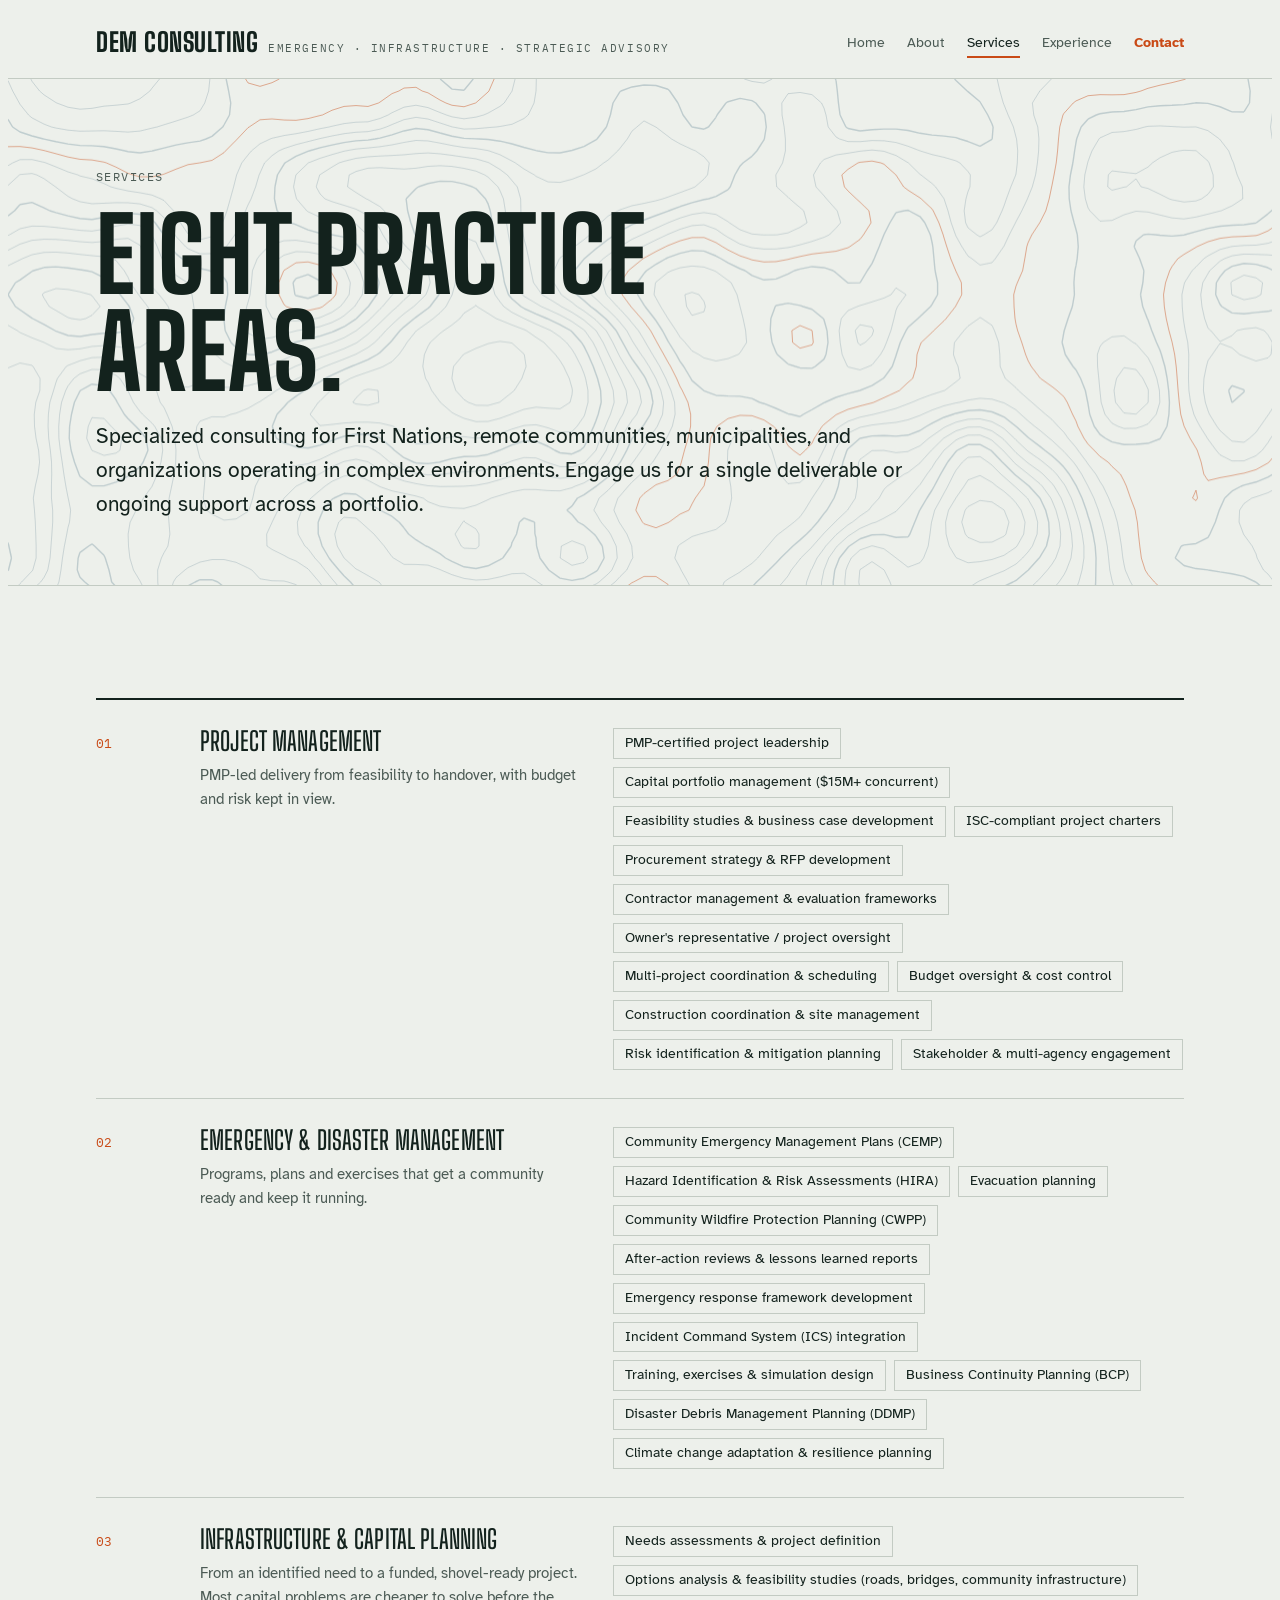
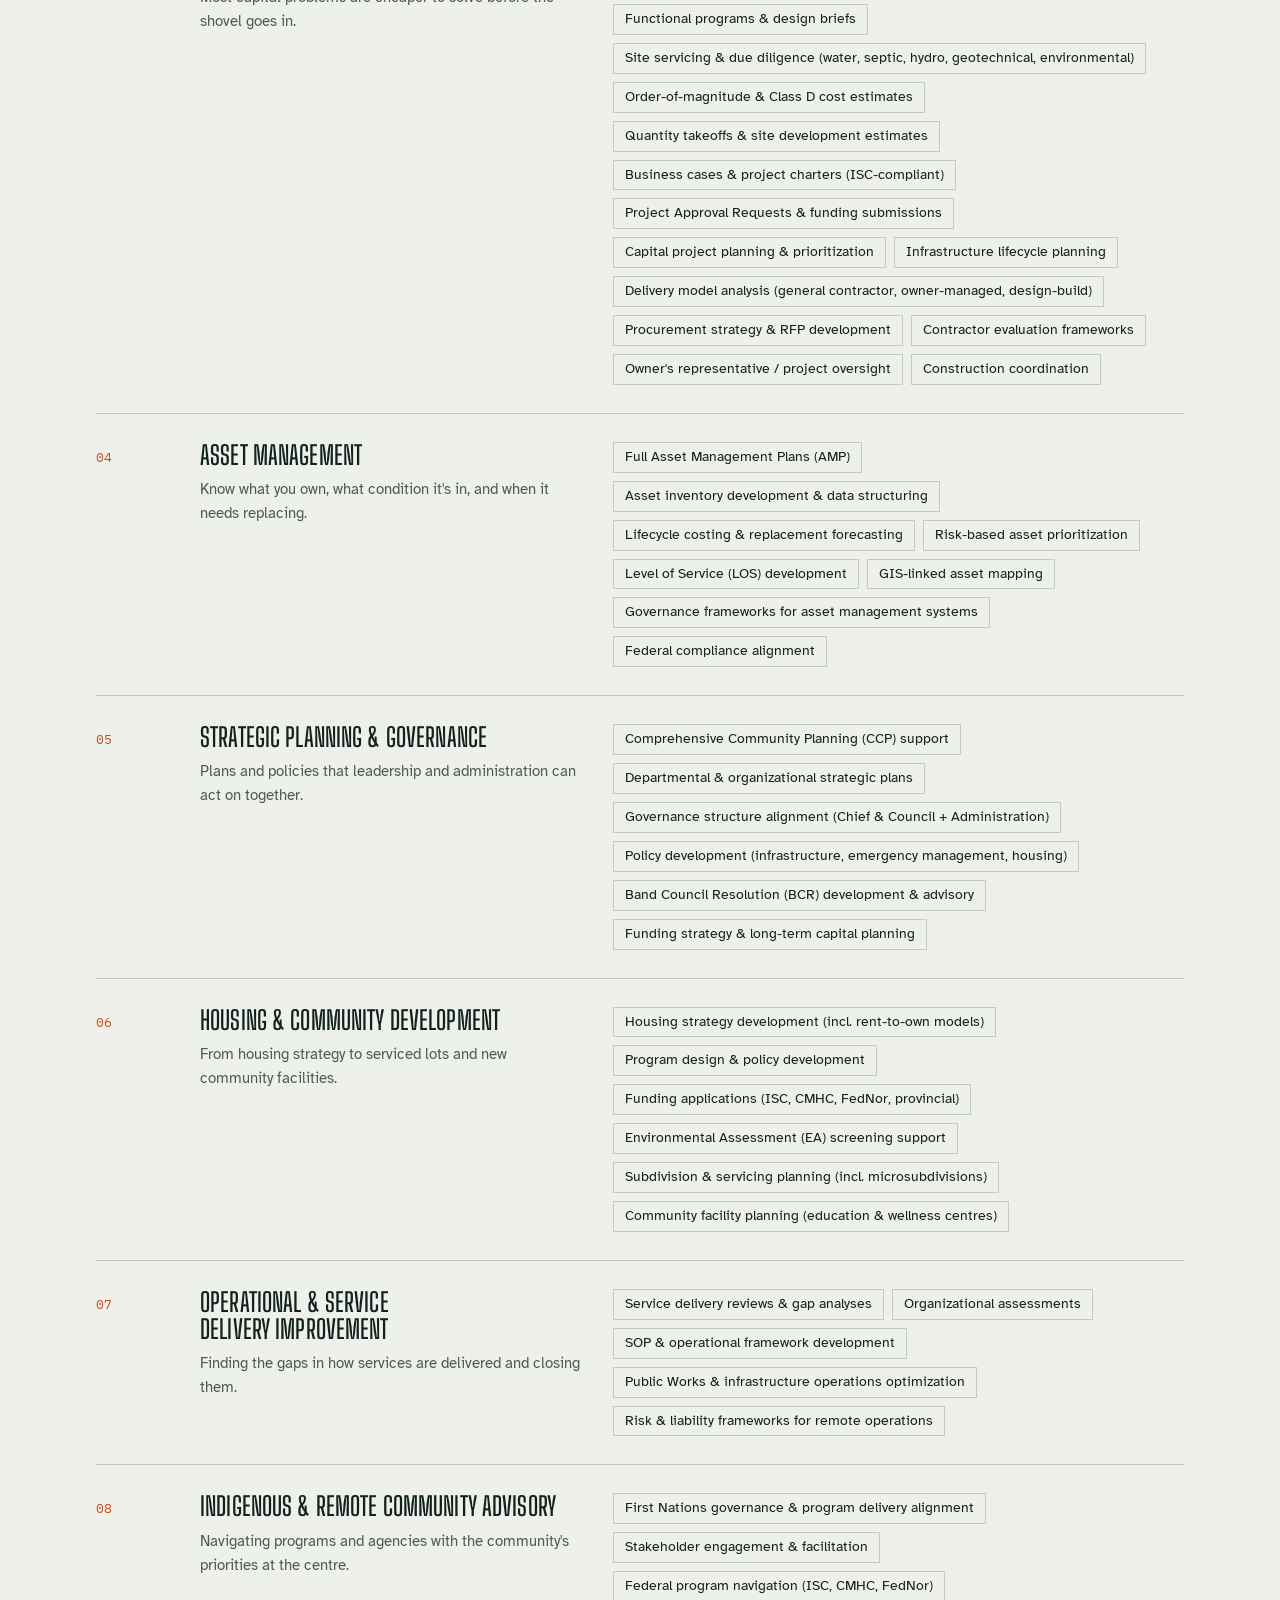
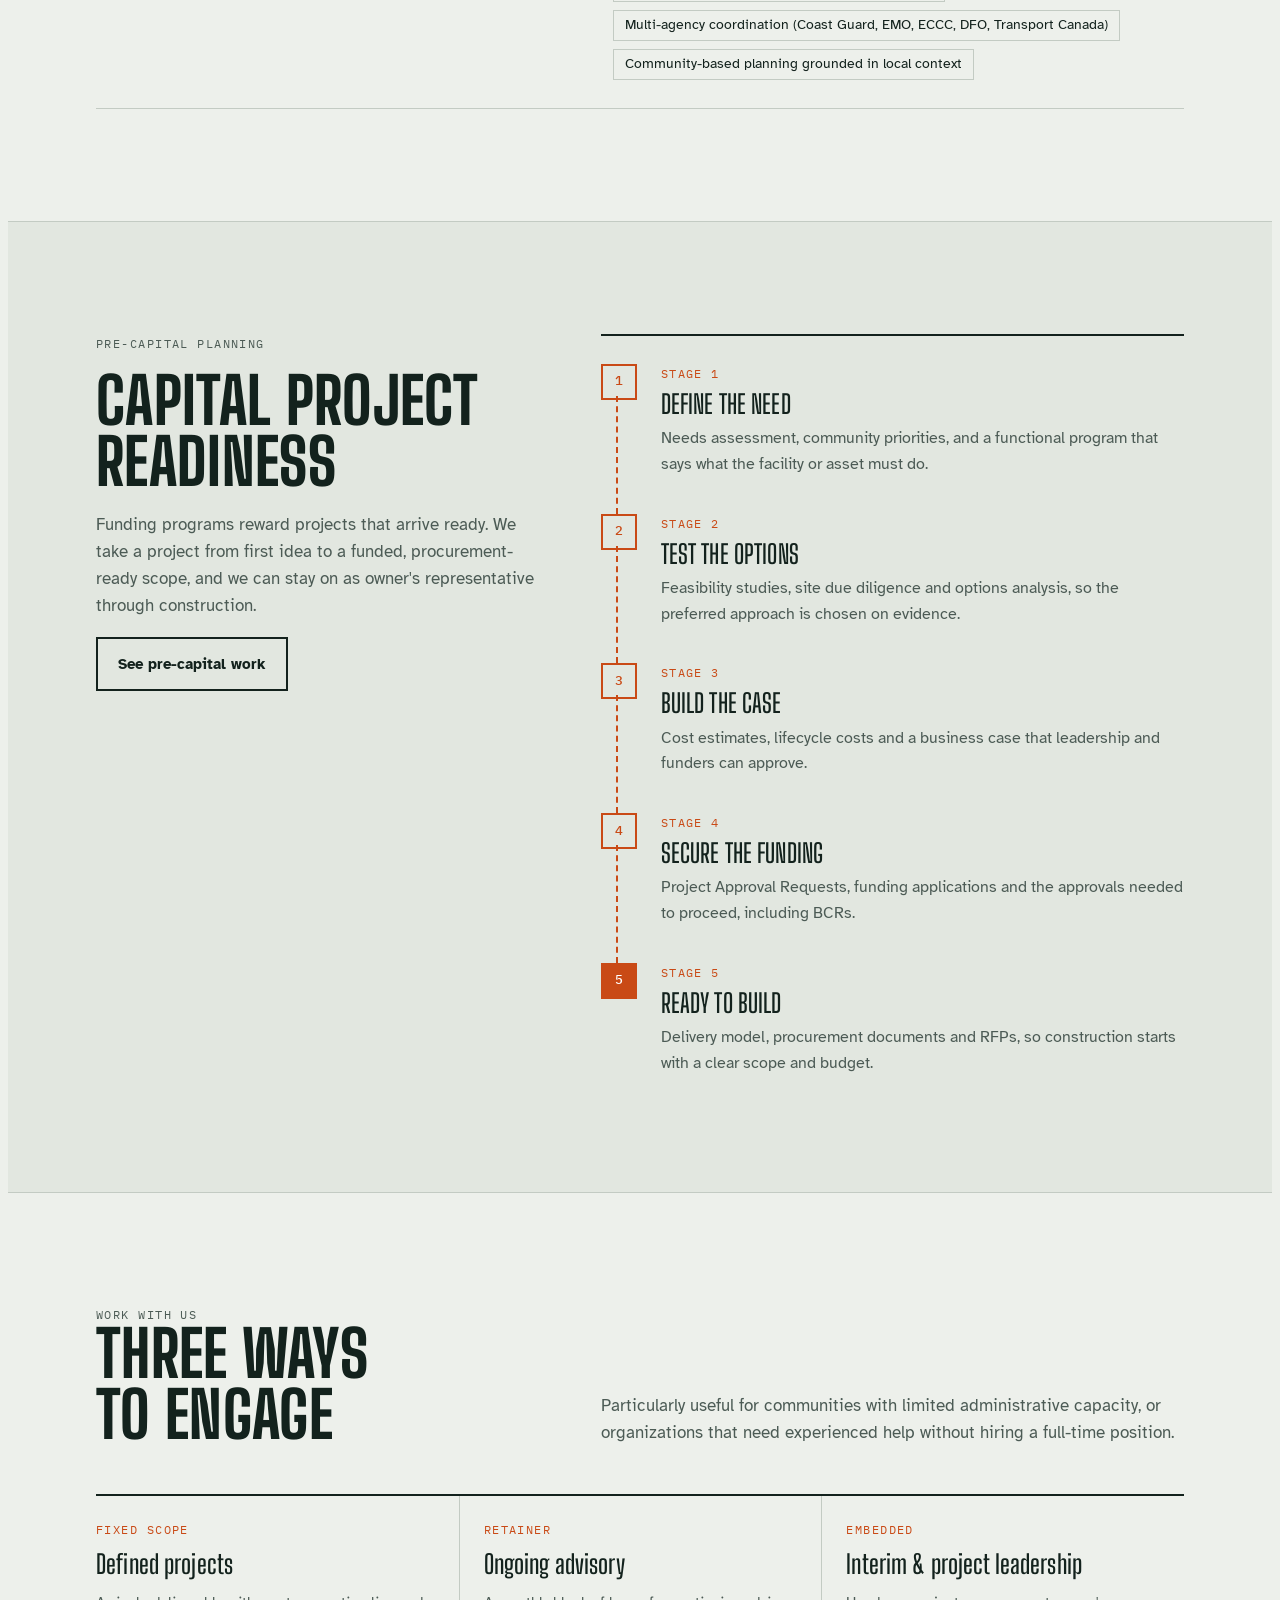
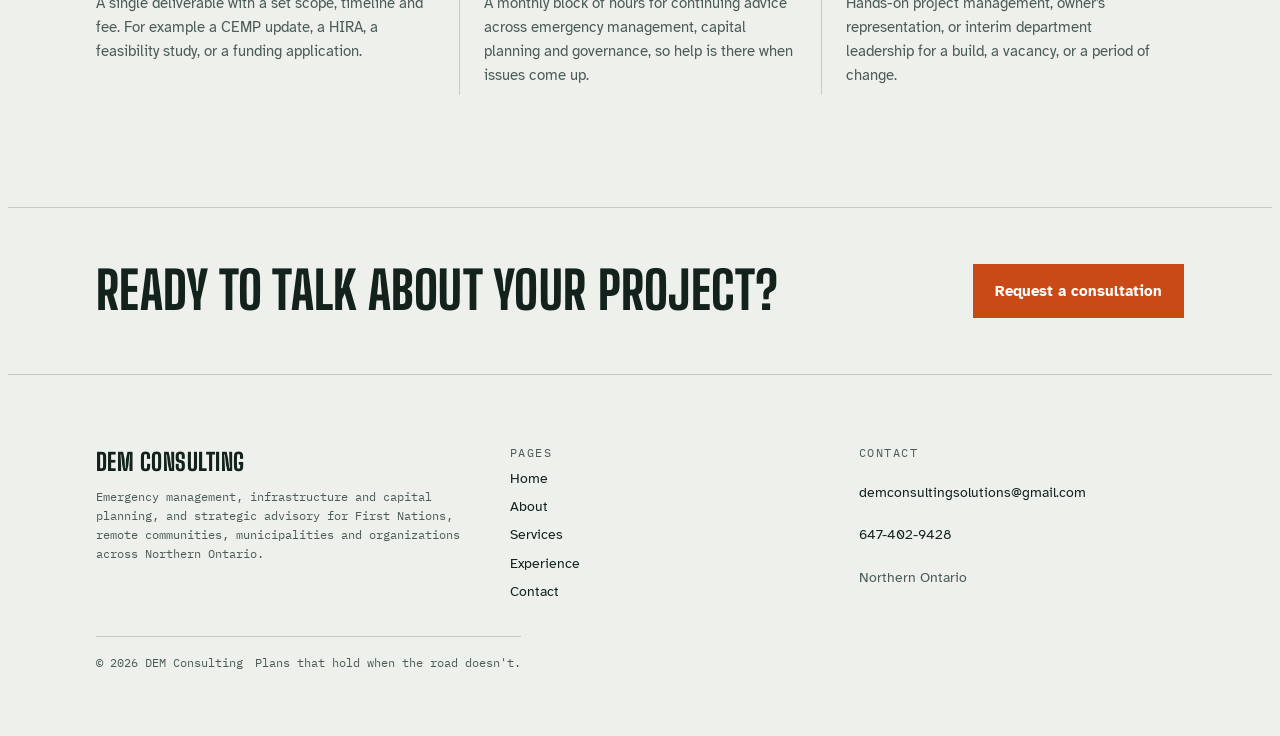
<file: services.html>
<!doctype html>
<html lang="en">
<head>
<meta charset="utf-8">
<meta name="viewport" content="width=device-width, initial-scale=1, viewport-fit=cover">
<title>Services · DEM Consulting</title>
<meta name="description" content="DEM Consulting services: project management, emergency and disaster management, infrastructure and capital planning, asset management, strategic planning, housing, operations and Indigenous advisory.">
<link rel="preconnect" href="https://fonts.googleapis.com">
<link rel="preconnect" href="https://fonts.gstatic.com" crossorigin>
<link rel="stylesheet" href="https://fonts.googleapis.com/css2?family=Big+Shoulders+Display:wght@600;800&family=Atkinson+Hyperlegible:ital,wght@0,400;0,700;1,400&family=IBM+Plex+Mono:wght@400;500&display=swap">
<link rel="stylesheet" href="styles.css">
</head>
<body>
<header class="top">
  <div class="wrap">
    <a class="brand" href="index.html"><b>DEM CONSULTING</b><span>Emergency · Infrastructure · Strategic Advisory</span></a>
    <button class="menu-btn" id="menu-btn" type="button" aria-expanded="false" aria-controls="site-nav">Menu</button>
    <nav class="nav" id="site-nav" aria-label="Main">
      <a href="index.html">Home</a>
      <a href="about.html">About</a>
      <a href="services.html" aria-current="page">Services</a>
      <a href="experience.html">Experience</a>
      <a href="contact.html" class="cta">Contact</a>
    </nav>
  </div>
</header>

<main>
  <section class="hero page-hero" style="padding:0">
    <canvas class="topo" aria-hidden="true"></canvas>
    <div class="wrap">
      <p class="eyebrow">Services</p>
      <h1>Eight practice areas.</h1>
      <p class="lede">Specialized consulting for First Nations, remote communities, municipalities, and organizations operating in complex environments. Engage us for a single deliverable or ongoing support across a portfolio.</p>
    </div>
  </section>

  <section aria-label="Practice areas">
    <div class="wrap">
      <div class="index">
        <article class="row" id="project-management">
          <p class="code">01</p>
          <div><h3>Project Management</h3><p class="blurb">PMP-led delivery from feasibility to handover, with budget and risk kept in view.</p></div>
          <ul class="tags"><li>PMP-certified project leadership</li><li>Capital portfolio management ($15M+ concurrent)</li><li>Feasibility studies &amp; business case development</li><li>ISC-compliant project charters</li><li>Procurement strategy &amp; RFP development</li><li>Contractor management &amp; evaluation frameworks</li><li>Owner's representative / project oversight</li><li>Multi-project coordination &amp; scheduling</li><li>Budget oversight &amp; cost control</li><li>Construction coordination &amp; site management</li><li>Risk identification &amp; mitigation planning</li><li>Stakeholder &amp; multi-agency engagement</li></ul>
        </article>
        <article class="row" id="emergency-management">
          <p class="code">02</p>
          <div><h3>Emergency &amp; Disaster Management</h3><p class="blurb">Programs, plans and exercises that get a community ready and keep it running.</p></div>
          <ul class="tags"><li>Community Emergency Management Plans (CEMP)</li><li>Hazard Identification &amp; Risk Assessments (HIRA)</li><li>Evacuation planning</li><li>Community Wildfire Protection Planning (CWPP)</li><li>After-action reviews &amp; lessons learned reports</li><li>Emergency response framework development</li><li>Incident Command System (ICS) integration</li><li>Training, exercises &amp; simulation design</li><li>Business Continuity Planning (BCP)</li><li>Disaster Debris Management Planning (DDMP)</li><li>Climate change adaptation &amp; resilience planning</li></ul>
        </article>
        <article class="row" id="infrastructure">
          <p class="code">03</p>
          <div><h3>Infrastructure &amp; Capital Planning</h3><p class="blurb">From an identified need to a funded, shovel-ready project. Most capital problems are cheaper to solve before the shovel goes in.</p></div>
          <ul class="tags"><li>Needs assessments &amp; project definition</li><li>Options analysis &amp; feasibility studies (roads, bridges, community infrastructure)</li><li>Functional programs &amp; design briefs</li><li>Site servicing &amp; due diligence (water, septic, hydro, geotechnical, environmental)</li><li>Order-of-magnitude &amp; Class D cost estimates</li><li>Quantity takeoffs &amp; site development estimates</li><li>Business cases &amp; project charters (ISC-compliant)</li><li>Project Approval Requests &amp; funding submissions</li><li>Capital project planning &amp; prioritization</li><li>Infrastructure lifecycle planning</li><li>Delivery model analysis (general contractor, owner-managed, design-build)</li><li>Procurement strategy &amp; RFP development</li><li>Contractor evaluation frameworks</li><li>Owner's representative / project oversight</li><li>Construction coordination</li></ul>
        </article>
        <article class="row" id="asset-management">
          <p class="code">04</p>
          <div><h3>Asset Management</h3><p class="blurb">Know what you own, what condition it's in, and when it needs replacing.</p></div>
          <ul class="tags"><li>Full Asset Management Plans (AMP)</li><li>Asset inventory development &amp; data structuring</li><li>Lifecycle costing &amp; replacement forecasting</li><li>Risk-based asset prioritization</li><li>Level of Service (LOS) development</li><li>GIS-linked asset mapping</li><li>Governance frameworks for asset management systems</li><li>Federal compliance alignment</li></ul>
        </article>
        <article class="row" id="strategy-governance">
          <p class="code">05</p>
          <div><h3>Strategic Planning &amp; Governance</h3><p class="blurb">Plans and policies that leadership and administration can act on together.</p></div>
          <ul class="tags"><li>Comprehensive Community Planning (CCP) support</li><li>Departmental &amp; organizational strategic plans</li><li>Governance structure alignment (Chief &amp; Council + Administration)</li><li>Policy development (infrastructure, emergency management, housing)</li><li>Band Council Resolution (BCR) development &amp; advisory</li><li>Funding strategy &amp; long-term capital planning</li></ul>
        </article>
        <article class="row" id="housing">
          <p class="code">06</p>
          <div><h3>Housing &amp; Community Development</h3><p class="blurb">From housing strategy to serviced lots and new community facilities.</p></div>
          <ul class="tags"><li>Housing strategy development (incl. rent-to-own models)</li><li>Program design &amp; policy development</li><li>Funding applications (ISC, CMHC, FedNor, provincial)</li><li>Environmental Assessment (EA) screening support</li><li>Subdivision &amp; servicing planning (incl. microsubdivisions)</li><li>Community facility planning (education &amp; wellness centres)</li></ul>
        </article>
        <article class="row" id="operations">
          <p class="code">07</p>
          <div><h3>Operational &amp; Service Delivery Improvement</h3><p class="blurb">Finding the gaps in how services are delivered and closing them.</p></div>
          <ul class="tags"><li>Service delivery reviews &amp; gap analyses</li><li>Organizational assessments</li><li>SOP &amp; operational framework development</li><li>Public Works &amp; infrastructure operations optimization</li><li>Risk &amp; liability frameworks for remote operations</li></ul>
        </article>
        <article class="row" id="advisory">
          <p class="code">08</p>
          <div><h3>Indigenous &amp; Remote Community Advisory</h3><p class="blurb">Navigating programs and agencies with the community's priorities at the centre.</p></div>
          <ul class="tags"><li>First Nations governance &amp; program delivery alignment</li><li>Stakeholder engagement &amp; facilitation</li><li>Federal program navigation (ISC, CMHC, FedNor)</li><li>Multi-agency coordination (Coast Guard, EMO, ECCC, DFO, Transport Canada)</li><li>Community-based planning grounded in local context</li></ul>
        </article>
      </div>
    </div>
  </section>

  <section class="cycle-band" id="project-readiness" aria-labelledby="ready-title">
    <div class="wrap route-wrap">
      <div class="route-side">
        <p class="eyebrow">Pre-capital planning</p>
        <h2 id="ready-title">Capital project readiness</h2>
        <p>Funding programs reward projects that arrive ready. We take a project from first idea to a funded, procurement-ready scope, and we can stay on as owner's representative through construction.</p>
        <a class="btn" href="experience.html#capital">See pre-capital work</a>
      </div>
      <ol class="route">
          <li><span class="eyebrow">Stage 1</span><h3>Define the need</h3><p>Needs assessment, community priorities, and a functional program that says what the facility or asset must do.</p></li>
          <li><span class="eyebrow">Stage 2</span><h3>Test the options</h3><p>Feasibility studies, site due diligence and options analysis, so the preferred approach is chosen on evidence.</p></li>
          <li><span class="eyebrow">Stage 3</span><h3>Build the case</h3><p>Cost estimates, lifecycle costs and a business case that leadership and funders can approve.</p></li>
          <li><span class="eyebrow">Stage 4</span><h3>Secure the funding</h3><p>Project Approval Requests, funding applications and the approvals needed to proceed, including BCRs.</p></li>
          <li><span class="eyebrow">Stage 5</span><h3>Ready to build</h3><p>Delivery model, procurement documents and RFPs, so construction starts with a clear scope and budget.</p></li>
      </ol>
    </div>
  </section>

  <section aria-labelledby="engage-title">
    <div class="wrap">
      <div class="sec-head">
        <div><p class="eyebrow">Work with us</p><h2 id="engage-title">Three ways to engage</h2></div>
        <p>Particularly useful for communities with limited administrative capacity, or organizations that need experienced help without hiring a full-time position.</p>
      </div>
      <div class="models">
        <article class="model">
          <p class="eyebrow">Fixed scope</p>
          <h3>Defined projects</h3>
          <p>A single deliverable with a set scope, timeline and fee. For example a CEMP update, a HIRA, a feasibility study, or a funding application.</p>
        </article>
        <article class="model">
          <p class="eyebrow">Retainer</p>
          <h3>Ongoing advisory</h3>
          <p>A monthly block of hours for continuing advice across emergency management, capital planning and governance, so help is there when issues come up.</p>
        </article>
        <article class="model">
          <p class="eyebrow">Embedded</p>
          <h3>Interim &amp; project leadership</h3>
          <p>Hands-on project management, owner's representation, or interim department leadership for a build, a vacancy, or a period of change.</p>
        </article>
      </div>
    </div>
  </section>

  <section class="cta-band" aria-label="Request a consultation">
    <div class="wrap">
      <h2>Ready to talk about your project?</h2>
      <a class="btn primary" href="contact.html">Request a consultation</a>
    </div>
  </section>
</main>

<footer>
  <div class="wrap">
    <div class="foot-grid">
      <div><b>DEM CONSULTING</b><p>Emergency management, infrastructure and capital planning, and strategic advisory for First Nations, remote communities, municipalities and organizations across Northern Ontario.</p></div>
      <nav class="foot-nav" aria-label="Footer"><span class="eyebrow">Pages</span><a href="index.html">Home</a><a href="about.html">About</a><a href="services.html">Services</a><a href="experience.html">Experience</a><a href="contact.html">Contact</a></nav>
      <div class="foot-contact"><span class="eyebrow">Contact</span><a href="mailto:demconsultingsolutions@gmail.com">demconsultingsolutions@gmail.com</a><a href="tel:+16474029428">647-402-9428</a><span>Northern Ontario</span></div>
    </div>
    <div class="foot-base"><span>© 2026 DEM Consulting</span><span>Plans that hold when the road doesn't.</span></div>
  </div>
</footer>
<script src="site.js"></script>
</body>
</html>
</file>
<file: styles.css>
/* Layout: boreal field guide. Topographic contour hero, ledger-style practice index, phase strip for the EM cycle, plain contact block. */
:root{
  --bg:#EDF0EB;
  --surface:#E2E7E0;
  --ink:#13221D;
  --muted:#4C5B55;
  --line:#C3CBC3;
  --accent:#C94A16;
  --lake:#1E4D69;
  --contour:rgba(30,77,105,.22);
  --display:"Big Shoulders Display","Arial Narrow",Impact,sans-serif;
  --body:"Atkinson Hyperlegible",system-ui,-apple-system,"Segoe UI",sans-serif;
  --mono:"IBM Plex Mono",ui-monospace,Menlo,Consolas,monospace;
  --wrap:1120px;
}
@media (prefers-color-scheme: dark){
  :root:not([data-theme="light"]){
    --bg:#0E1713;--surface:#15201B;--ink:#E5ECE6;--muted:#9AA9A2;--line:#27352F;
    --accent:#F07A40;--lake:#86B7D4;--contour:rgba(134,183,212,.16);color-scheme:dark;
  }
}
:root[data-theme="dark"]{
  --bg:#0E1713;--surface:#15201B;--ink:#E5ECE6;--muted:#9AA9A2;--line:#27352F;
  --accent:#F07A40;--lake:#86B7D4;--contour:rgba(134,183,212,.16);color-scheme:dark;
}
*{box-sizing:border-box}
html{scroll-behavior:smooth}
@media (prefers-reduced-motion: reduce){html{scroll-behavior:auto}}
body{background:var(--bg);color:var(--ink);font-family:var(--body);font-size:17px;line-height:1.6}
body::before{content:"";position:fixed;inset:0 0 auto;height:env(safe-area-inset-top,0px);z-index:10;background:var(--bg)}
a{color:inherit}
:focus-visible{outline:2px solid var(--accent);outline-offset:3px;border-radius:2px}
.wrap{max-width:var(--wrap);margin:0 auto;padding-left:max(16px,env(safe-area-inset-left,0px));padding-right:max(16px,env(safe-area-inset-right,0px))}
.eyebrow{font-family:var(--mono);font-size:12px;letter-spacing:.12em;text-transform:uppercase;color:var(--muted)}
h1,h2,h3{font-family:var(--display);font-weight:800;line-height:.95;text-wrap:balance;margin:0;letter-spacing:.005em}
h2{font-size:clamp(40px,6vw,64px);text-transform:uppercase}
h3{font-size:26px;font-weight:600;line-height:1.05}
p{margin:0}

/* header */
.top{position:sticky;top:env(safe-area-inset-top,0px);z-index:9;background:var(--bg);border-bottom:1px solid var(--line)}
.top .wrap{display:flex;align-items:center;justify-content:space-between;gap:16px;padding-block:14px}
.brand{display:flex;align-items:baseline;gap:10px;text-decoration:none}
.brand b{font-family:var(--display);font-weight:800;font-size:26px;letter-spacing:.02em}
.brand span{font-family:var(--mono);font-size:11px;letter-spacing:.14em;text-transform:uppercase;color:var(--muted)}
.nav{display:flex;gap:22px;flex-wrap:wrap}
.nav a{font-size:14px;text-decoration:none;color:var(--muted)}
.nav a:hover{color:var(--ink)}
.nav a.cta{color:var(--accent);font-weight:700}


/* hero */
.hero{position:relative;overflow:hidden;border-bottom:1px solid var(--line)}
.topo{position:absolute;inset:0;width:100%;height:100%;display:block}
.hero .wrap{position:relative;padding-block:clamp(56px,10vw,120px) clamp(48px,7vw,88px);display:grid;gap:28px}
.hero h1{font-size:clamp(56px,11vw,144px);text-transform:uppercase;max-width:11ch}
.hero h1 em{font-style:normal;color:var(--accent)}
.lede{font-size:clamp(18px,2.1vw,21px);max-width:58ch;color:var(--ink)}
.hero-meta{display:flex;flex-wrap:wrap;gap:10px 28px;font-family:var(--mono);font-size:13px;color:var(--muted)}
.hero-meta span::before{content:"";display:inline-block;width:7px;height:7px;background:var(--accent);margin-right:8px;transform:translateY(-1px)}
.actions{display:flex;flex-wrap:wrap;gap:12px}
.btn{display:inline-flex;align-items:center;gap:8px;padding:13px 20px;font-weight:700;font-size:15px;text-decoration:none;border:2px solid var(--ink);background:transparent;color:var(--ink);cursor:pointer;font-family:var(--body)}
.btn.primary{background:var(--accent);border-color:var(--accent);color:#fff}
.btn:hover{transform:translateY(-1px)}

/* sections */
section{padding-block:clamp(64px,9vw,112px)}
.sec-head{display:grid;grid-template-columns:minmax(0,1fr) minmax(0,1.3fr);gap:24px 56px;align-items:end;margin-bottom:48px}
.sec-head p{color:var(--muted);max-width:56ch}
@media (max-width:820px){.sec-head{grid-template-columns:1fr}}

/* about */
.about{display:grid;grid-template-columns:minmax(0,1.3fr) minmax(0,1fr);gap:56px;align-items:start}
.about .prose{display:grid;gap:18px;max-width:62ch}
.about .prose p:first-child{font-size:21px;line-height:1.5}
.facts{display:grid;gap:0;border-top:2px solid var(--ink)}
.fact{display:grid;grid-template-columns:auto minmax(0,1fr);gap:18px;align-items:baseline;padding-block:18px;border-bottom:1px solid var(--line)}
.fact b{font-family:var(--display);font-weight:800;font-size:44px;line-height:1;font-variant-numeric:tabular-nums;min-width:3.2ch}
.fact span{color:var(--muted);font-size:15px}
@media (max-width:820px){.about{grid-template-columns:1fr}}

/* EM cycle */
.cycle-band{background:var(--surface);border-block:1px solid var(--line)}
.cycle{display:grid;grid-template-columns:repeat(4,minmax(0,1fr));border-top:2px solid var(--ink)}
.phase{padding:24px 22px 28px 0;display:grid;gap:12px;align-content:start;position:relative}
.phase+.phase{padding-left:22px;border-left:1px solid var(--line)}
.phase .eyebrow{color:var(--lake)}
.phase ul{margin:0;padding:0;list-style:none;display:grid;gap:6px;font-size:15px;color:var(--muted)}
.phase li::before{content:"/ ";color:var(--accent);font-family:var(--mono)}
.cycle-note{margin-top:28px;font-family:var(--mono);font-size:13px;color:var(--muted)}
@media (max-width:900px){.cycle{grid-template-columns:repeat(2,minmax(0,1fr))}.phase:nth-child(3){padding-left:0;border-left:0}.phase:nth-child(n+3){border-top:1px solid var(--line)}}
@media (max-width:520px){.cycle{grid-template-columns:1fr}.phase,.phase+.phase{padding-left:0;border-left:0}.phase+.phase{border-top:1px solid var(--line)}}

/* practice index */
.index{border-top:2px solid var(--ink)}
.row{display:grid;grid-template-columns:72px minmax(0,1fr) minmax(0,1.5fr);gap:20px 32px;padding-block:28px;border-bottom:1px solid var(--line)}
.row .code{font-family:var(--mono);font-size:13px;color:var(--accent);padding-top:6px}
.row h3{text-transform:uppercase}
.row .blurb{color:var(--muted);font-size:15px;margin-top:8px;max-width:40ch}
.tags{display:flex;flex-wrap:wrap;gap:8px;align-content:start;margin:0;padding:0;list-style:none}
.tags li{font-size:14px;padding:5px 11px;border:1px solid var(--line);background:var(--bg);line-height:1.35}
@media (max-width:820px){.row{grid-template-columns:48px minmax(0,1fr)}.row .tags{grid-column:2}}

/* agencies */
.agencies{display:flex;flex-wrap:wrap;gap:10px 0;border-block:1px solid var(--line);padding-block:20px;margin-top:56px;font-family:var(--mono);font-size:14px}
.agencies .label{width:100%;margin-bottom:6px}
.agencies span.a{padding-right:18px;margin-right:18px;border-right:1px solid var(--line)}
.agencies span.a:last-child{border-right:0}

/* contact */
.contact{background:var(--ink);color:var(--bg)}
.contact .eyebrow{color:color-mix(in srgb,var(--bg) 65%,transparent)}
.contact-grid{display:grid;grid-template-columns:minmax(0,1.2fr) minmax(0,1fr);gap:48px;align-items:end}
.contact h2{font-size:clamp(48px,8vw,96px)}
.contact h2 em{font-style:normal;color:var(--accent)}
.contact p.sub{margin-top:20px;max-width:48ch;opacity:.85}
.lines{display:grid;gap:0;border-top:2px solid var(--bg)}
.line{display:flex;flex-wrap:wrap;align-items:center;justify-content:space-between;gap:10px 16px;padding-block:18px;border-bottom:1px solid color-mix(in srgb,var(--bg) 25%,transparent)}
.line .val{font-family:var(--mono);font-size:clamp(15px,2vw,18px);user-select:all;word-break:break-all}
.line .who{display:grid;gap:2px}
.copy{font-family:var(--mono);font-size:12px;letter-spacing:.08em;text-transform:uppercase;padding:8px 12px;background:transparent;color:var(--bg);border:1px solid color-mix(in srgb,var(--bg) 40%,transparent);cursor:pointer}
.copy:hover{border-color:var(--accent);color:var(--accent)}
@media (max-width:820px){.contact-grid{grid-template-columns:1fr}}

footer{padding-block:28px;font-family:var(--mono);font-size:12px;color:var(--muted)}
footer .wrap{display:flex;flex-wrap:wrap;justify-content:space-between;gap:12px}

/* v2 additions */
.sub-lede{font-size:clamp(16px,1.7vw,18px);color:var(--muted)}
.cases{display:grid;grid-template-columns:repeat(2,minmax(0,1fr));gap:24px}
.case{background:var(--bg);border:1px solid var(--line);border-top:3px solid var(--ink);padding:24px;display:grid;gap:14px;align-content:start;min-width:0}
.case-top{display:flex;flex-wrap:wrap;align-items:center;justify-content:space-between;gap:8px}
.chip{font-family:var(--mono);font-size:11px;letter-spacing:.1em;text-transform:uppercase;padding:4px 9px;border:1px solid var(--line);color:var(--lake)}
.chip.accent{border-color:var(--accent);color:var(--accent)}
.case h3{text-transform:uppercase}
.case dl{margin:0;display:grid;gap:12px}
.case dl div{display:grid;grid-template-columns:96px minmax(0,1fr);gap:12px;border-top:1px solid var(--line);padding-top:12px}
.case dt{font-family:var(--mono);font-size:12px;letter-spacing:.08em;text-transform:uppercase;color:var(--muted);padding-top:3px}
.case dd{margin:0;font-size:15px}
@media (max-width:820px){.cases{grid-template-columns:1fr}}
@media (max-width:460px){.case dl div{grid-template-columns:1fr;gap:4px}}

.agencies{display:grid;gap:14px}
.agency-group{display:grid;grid-template-columns:180px minmax(0,1fr);gap:8px 24px;align-items:baseline}
.agency-group p{display:flex;flex-wrap:wrap;gap:6px 0}
@media (max-width:640px){.agency-group{grid-template-columns:1fr}}

.models{display:grid;grid-template-columns:repeat(3,minmax(0,1fr));border-top:2px solid var(--ink)}
.model{padding:24px 24px 8px 0;display:grid;gap:12px;align-content:start}
.model+.model{padding-left:24px;border-left:1px solid var(--line)}
.model .eyebrow{color:var(--accent)}
.model p:last-child{color:var(--muted);font-size:15px}
@media (max-width:820px){.models{grid-template-columns:1fr}.model,.model+.model{padding-left:0;border-left:0}.model+.model{border-top:1px solid var(--line)}}

.contact-grid{align-items:start}
.contact .lines{margin-top:32px}
.line a.val{color:inherit;text-decoration:none;border-bottom:1px solid color-mix(in srgb,var(--bg) 40%,transparent)}
.line a.val:hover{border-color:var(--accent)}
.val.plain{user-select:text;word-break:normal}
.consult{display:grid;gap:16px;padding:24px;border:1px solid color-mix(in srgb,var(--bg) 25%,transparent);min-width:0}
.field-row{display:grid;grid-template-columns:repeat(2,minmax(0,1fr));gap:16px}
@media (max-width:520px){.field-row{grid-template-columns:1fr}}
.consult label{display:grid;gap:6px;font-size:14px;color:color-mix(in srgb,var(--bg) 80%,transparent)}
.consult input,.consult select,.consult textarea{font:inherit;font-size:16px;color:var(--bg);background:transparent;border:1px solid color-mix(in srgb,var(--bg) 35%,transparent);padding:10px 12px;border-radius:0;width:100%;min-width:0}
.consult select option{color:var(--ink);background:var(--bg)}
.consult input:focus,.consult select:focus,.consult textarea:focus{outline:2px solid var(--accent);outline-offset:0;border-color:var(--accent)}
.consult [aria-invalid="true"]{border-color:var(--accent)}
.consult .btn{justify-self:start}
.form-note{font-size:13px;color:color-mix(in srgb,var(--bg) 70%,transparent)}

.hp{position:absolute;left:-9999px;width:1px;height:1px;overflow:hidden}
.consult{position:relative}
.sent-title{text-transform:uppercase;font-size:clamp(32px,4vw,44px)}
.btn:disabled{opacity:.6;cursor:wait}
.more-cases{margin-top:24px}
.more-wrap{margin-top:28px}

/* multi-page additions */
[hidden]{display:none!important}
.nav{align-items:center}
.nav a{padding-block:4px}
.nav a[aria-current="page"]{color:var(--ink);box-shadow:inset 0 -2px 0 var(--accent)}
.nav a.cta[aria-current="page"]{color:var(--accent)}
.menu-btn{display:none;font-family:var(--mono);font-size:12px;letter-spacing:.1em;text-transform:uppercase;padding:9px 12px;border:1px solid var(--line);background:transparent;color:var(--ink);cursor:pointer}
@media (max-width:760px){
  .menu-btn{display:inline-block}
  .brand span{display:none}
  .top .wrap{flex-wrap:wrap}
  .nav{display:none;width:100%;flex-direction:column;align-items:stretch;gap:0;padding-top:6px}
  .nav.open{display:flex}
  .nav a{padding-block:13px;border-top:1px solid var(--line);font-size:16px}
  .nav a[aria-current="page"]{box-shadow:none;color:var(--accent)}
}
.page-hero .wrap{padding-block:clamp(48px,7vw,88px) clamp(40px,5vw,64px);gap:20px}
.page-hero h1{font-size:clamp(48px,8vw,104px);max-width:14ch}
.areas{display:grid;grid-template-columns:repeat(4,minmax(0,1fr));column-gap:24px;border-top:2px solid var(--ink)}
.area{display:grid;gap:8px;align-content:start;padding-block:20px 22px;border-bottom:1px solid var(--line);text-decoration:none;min-width:0}
.area .code{font-family:var(--mono);font-size:13px;color:var(--accent)}
.area b{font-family:var(--display);font-size:24px;font-weight:600;text-transform:uppercase;line-height:1.05}
.area span:last-child{font-size:14px;color:var(--muted)}
.area:hover b{color:var(--accent)}
@media (max-width:900px){.areas{grid-template-columns:repeat(2,minmax(0,1fr))}}
@media (max-width:480px){.areas{grid-template-columns:1fr}}
.cases.three{grid-template-columns:repeat(3,minmax(0,1fr))}
@media (max-width:1000px){.cases.three{grid-template-columns:1fr}}
.see-all{margin-top:28px}
.row{scroll-margin-top:96px}
.filters{display:flex;flex-wrap:wrap;align-items:center;gap:8px;margin-bottom:28px}
.filter{font-family:var(--body);font-size:14px;padding:8px 14px;border:1px solid var(--line);background:var(--bg);color:var(--ink);cursor:pointer}
.filter:hover{border-color:var(--ink)}
.filter[aria-pressed="true"]{background:var(--ink);color:var(--bg);border-color:var(--ink)}
.filter-count{font-family:var(--mono);font-size:13px;color:var(--muted);margin-left:8px}
.cta-band{border-top:1px solid var(--line);padding-block:0}
.cta-band .wrap{display:flex;flex-wrap:wrap;align-items:center;justify-content:space-between;gap:20px;padding-block:56px}
.cta-band h2{font-size:clamp(32px,5vw,52px)}
.agencies{margin-top:0}
footer{border-top:1px solid var(--line)}
.foot-grid{display:grid;grid-template-columns:minmax(0,1.2fr) minmax(0,1fr) minmax(0,1fr);gap:24px;padding-block:40px 20px}
.foot-grid b{font-family:var(--display);font-weight:800;font-size:24px;letter-spacing:.02em;color:var(--ink)}
.foot-grid p{margin-top:6px}
.foot-nav{display:grid;gap:6px}
.foot-nav a,.foot-contact a{text-decoration:none;color:var(--ink);font-family:var(--body);font-size:14px}
.foot-nav a:hover,.foot-contact a:hover{color:var(--accent)}
.foot-contact{display:grid;gap:6px;font-family:var(--body);font-size:14px}
.foot-base{display:flex;flex-wrap:wrap;justify-content:space-between;gap:12px;padding-block:16px 28px;border-top:1px solid var(--line)}
@media (max-width:720px){.foot-grid{grid-template-columns:1fr}}
.cycle.readiness{grid-template-columns:repeat(5,minmax(0,1fr))}
.stage-text{font-size:15px;color:var(--muted)}
@media (max-width:1000px){.cycle.readiness{grid-template-columns:1fr}.cycle.readiness .phase,.cycle.readiness .phase+.phase{padding-left:0;border-left:0}.cycle.readiness .phase+.phase{border-top:1px solid var(--line)}}
#project-readiness{scroll-margin-top:72px}

/* capital project readiness: vertical route */
.route-wrap{display:grid;grid-template-columns:minmax(0,1fr) minmax(0,1.3fr);gap:40px 56px;align-items:start}
.route-side{display:grid;gap:18px;justify-items:start;position:sticky;top:100px}
.route-side p:not(.eyebrow){color:var(--muted);max-width:46ch}
.route{list-style:none;margin:0;padding:0;position:relative;border-top:2px solid var(--ink);padding-top:28px}
.route li:not(:last-child)::after{content:"";position:absolute;left:15px;top:32px;bottom:0;border-left:2px dashed var(--accent)}
.route li{position:relative;display:grid;gap:8px;padding:0 0 36px 60px;counter-increment:stage}
.route{counter-reset:stage}
.route li:last-child{padding-bottom:4px}
.route li::before{content:counter(stage);position:absolute;left:0;top:0;width:32px;height:32px;display:grid;place-items:center;font-family:var(--mono);font-size:13px;font-weight:500;color:var(--accent);background:var(--surface);border:2px solid var(--accent)}
.route li:last-child::before{background:var(--accent);color:#fff}
.route .eyebrow{color:var(--accent)}
.route h3{text-transform:uppercase}
.route p{color:var(--muted);font-size:16px;max-width:56ch}
@media (max-width:860px){.route-wrap{grid-template-columns:1fr}.route-side{position:static}}
</file>
